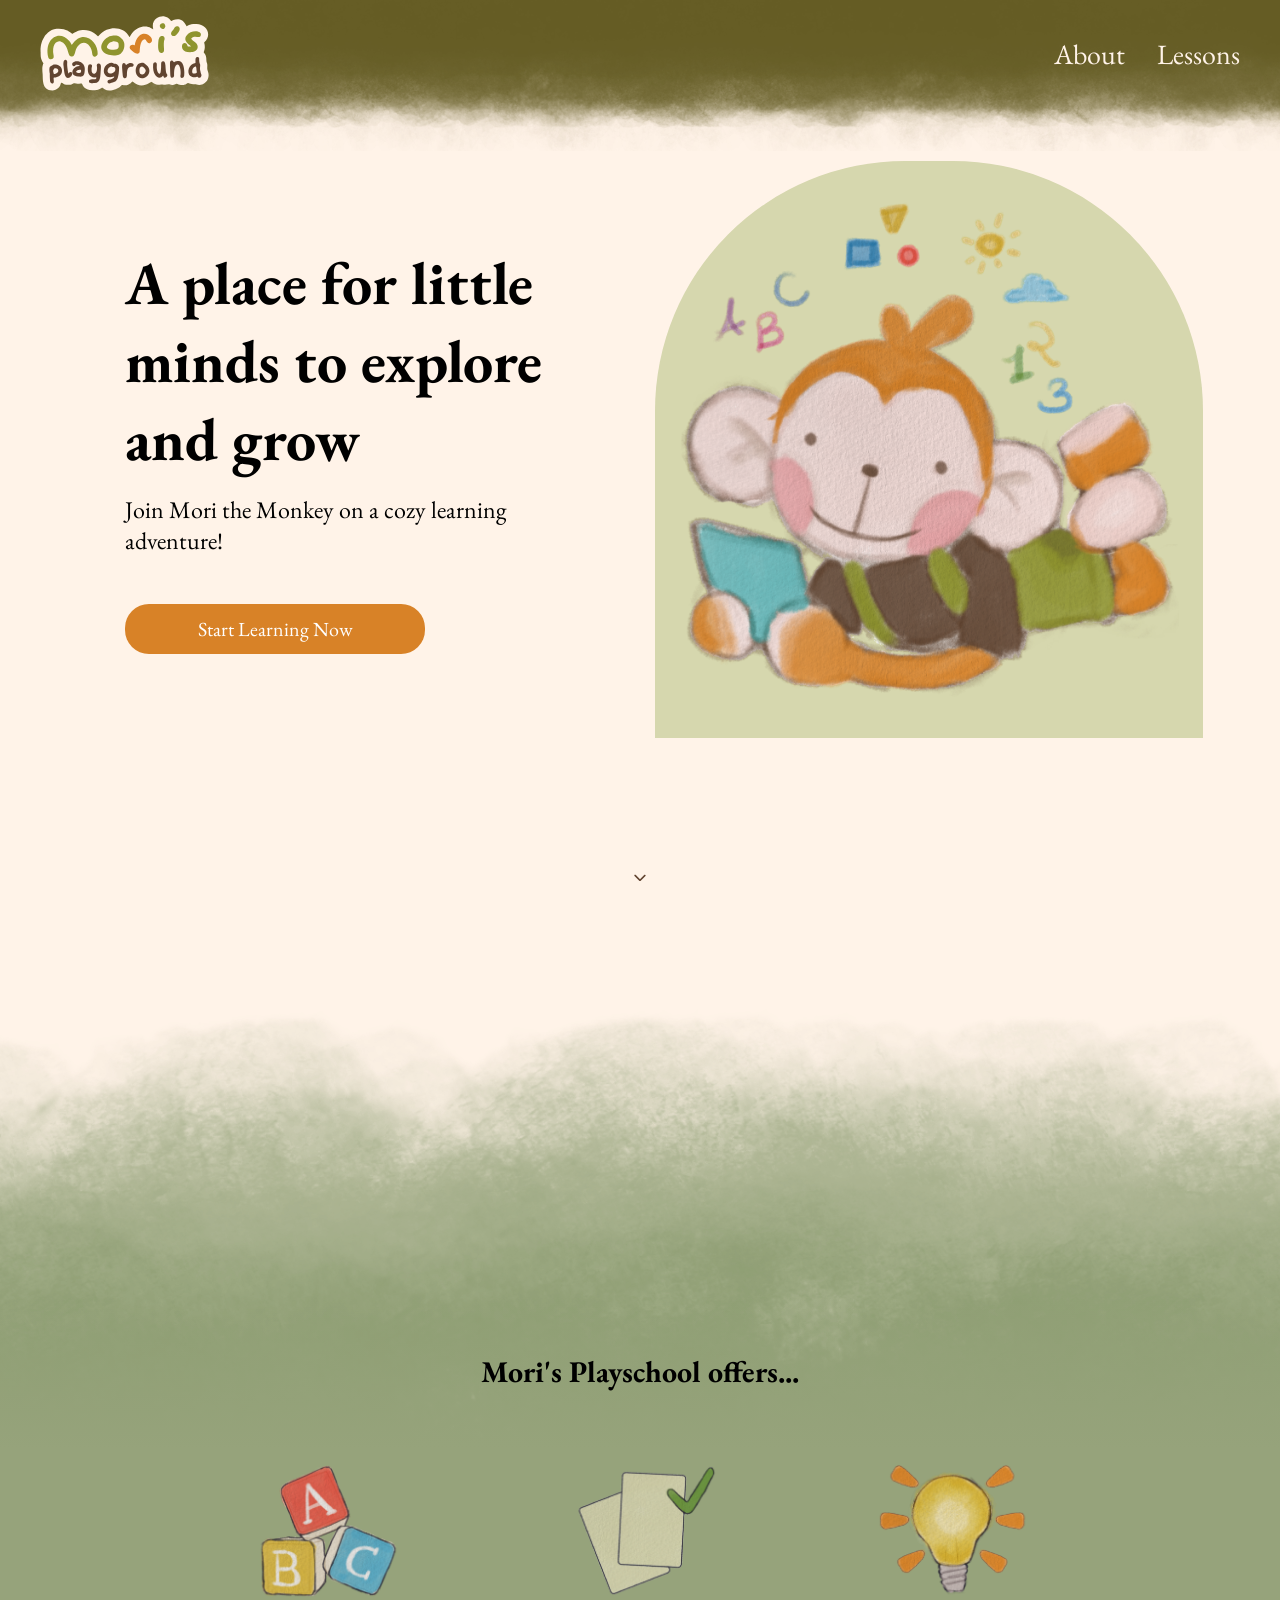
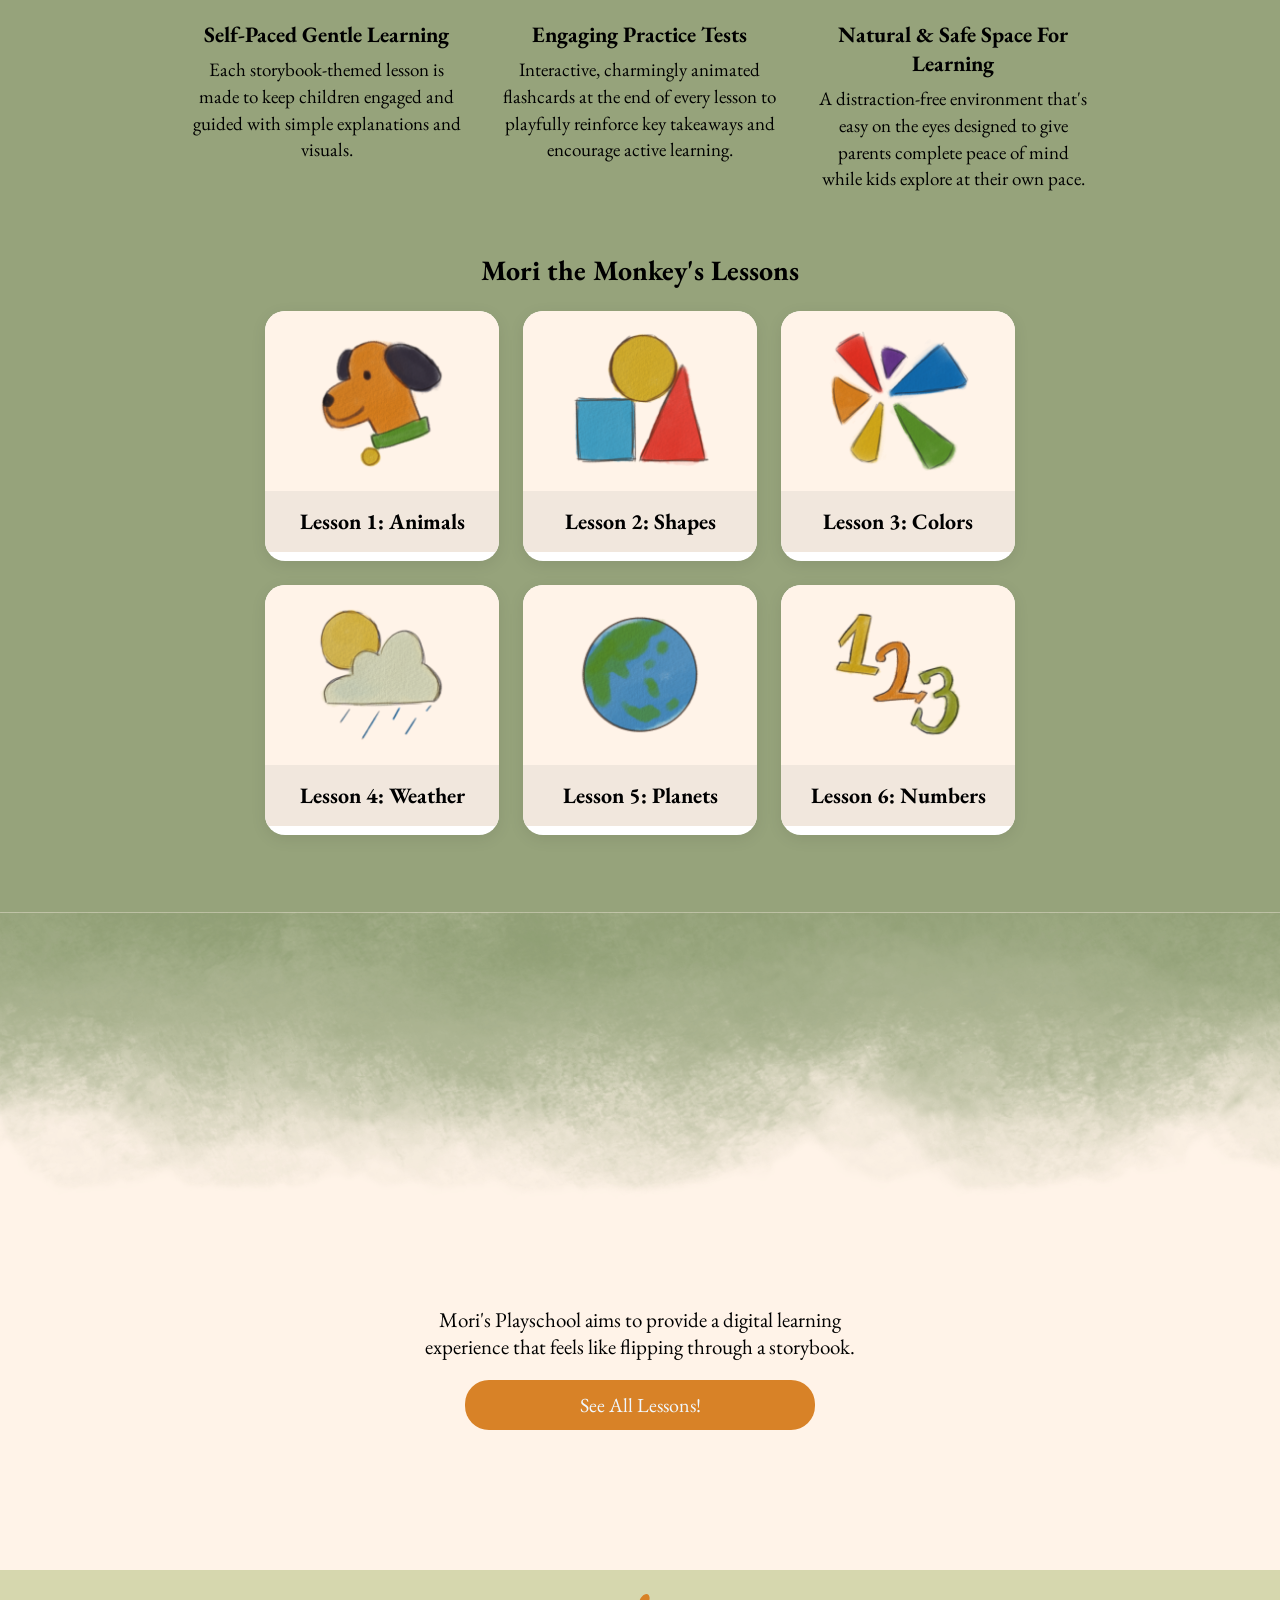
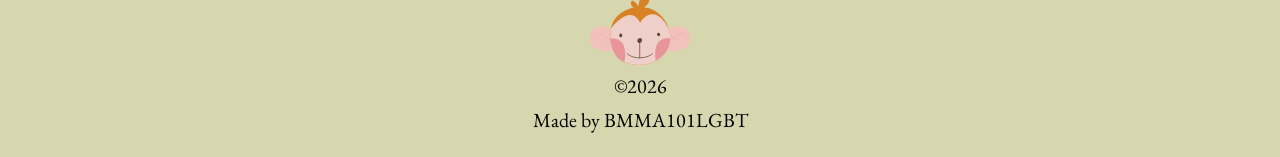
<file: index.html>
<!DOCTYPE html>
<html lang="en">
<head>
    <link rel="stylesheet" href="style.css">
    <link rel="icon" href="media/offer1.png">
    <title>Mori's Playschool</title>
    <meta name="viewport" content="width=device-width, initial-scale=1.0">
</head>

<body>
    <div class="header">
        <a href="index.html"><img src="media/mori_text_logo.svg" alt="Mori's Playschool"></a>

        <div class="nav-links">
            <a href="#previews">About</a>
            <a href="lessons-list.html">Lessons</a>
        </div>

        <button class="menu-button">
            <img id="menu-button-img" src="media/icons/hamburger-icon.svg" alt="">
        </button>
    </div>

    <div class="off-screen-menu">
        <ul>
            <li id="ham-preview-link"><a href="#previews">About</a></li>
            <li><a href="lessons-list.html">Lessons</a></li>
        </ul>
        <script src="hamburger-menu.js"></script>
    </div>
    
    <div class="hero">
        <h1>A place for little minds to explore and grow</h1>

        <p>Join Mori the Monkey on a cozy learning adventure!</p>

        <img src="media/hero-image.png" alt="Mori the Monkey lying on their stomach, tablet in hand, with learning symbols floating over their head.">

        <button class="start-learning-now" onclick="document.location='lessons-list.html'">
            Start Learning Now
        </button>

        <a href="#previews"><button class="down">
            <img src="media/down.svg" alt="Down arrow icon">
        </button></a>
    </div>

    <div id="previews" class="previews">
        <h2>Mori's Playschool offers...</h2>

        <div class="offer-items">
            <div class="offer">
                <img src="media/offer1.png" alt="">

                <h3>Self-Paced Gentle Learning</h3>

                <p>Each storybook-themed lesson is made to keep children engaged and guided with simple explanations and visuals.</p>
            </div>

            <div class="offer">
                <img src="media/offer2.png" alt="">

                <h3>Engaging Practice Tests</h3>

                <p>Interactive, charmingly animated flashcards at the end of every lesson to playfully reinforce key takeaways and encourage active learning.</p>
            </div>

            <div class="offer">
                <img src="media/offer3.png" alt="">

                <h3>Natural &amp; Safe Space For Learning</h3>

                <p>A distraction-free environment that's easy on the eyes designed to give parents complete peace of mind while kids explore at their own pace.</p>
            </div>
        </div>

        <div class="lesson-previews">
            <h2>Mori the Monkey's Lessons</h2>

            <div class="lesson-cards">
                 <a href="lessons-proper-1.html"><div class="lesson-card">
                    <img src="media/lessons/animal.png" alt="Animals">
                    <p>Lesson 1: Animals</p>
                </div></a>

                <a href="lessons-proper-2.html"><div class="lesson-card">
                    <img src="media/lessons/shapes.png" alt="Shapes">
                    <p>Lesson 2: Shapes</p>
                </div></a>

                <a href="lessons-proper-3.html"><div class="lesson-card">
                    <img src="media/lessons/colors.png" alt="Colors">
                    <p>Lesson 3: Colors</p>
                </div></a>

                <a href="lessons-proper-4.html"><div class="lesson-card extra-card">
                    <img src="media/lessons/weather.png" alt="Weather">
                    <p>Lesson 4: Weather</p>
                </div></a>

                <a href="lessons-proper-5.html"><div class="lesson-card extra-card">
                    <img src="media/lessons/planet.png" alt="Planets">
                    <p>Lesson 5: Planets</p>
                </div></a>

                <a href="lessons-proper-6.html"><div class="lesson-card extra-card">
                    <img src="media/lessons/numbers.png" alt="Numbers">
                    <p>Lesson 6: Numbers</p>
                </div></a>
            </div>
        </div>
    </div>

    <div class="background-bottom-edge"></div>

    <div class="cta">
        <p>Mori's Playschool aims to provide a digital learning experience that feels like flipping through a storybook.</p>

        <button class="see-lessons" onclick="document.location='lessons-list.html'">
            See All Lessons!
        </button>
    </div>

    <div class="footer">
        <img src="media/mori_face_logo.svg" alt="Mori's Playschool logo">

        <p>©2026</p>

        <p>Made by BMMA101LGBT</p>
    </div>
</body>
</html>
</file>
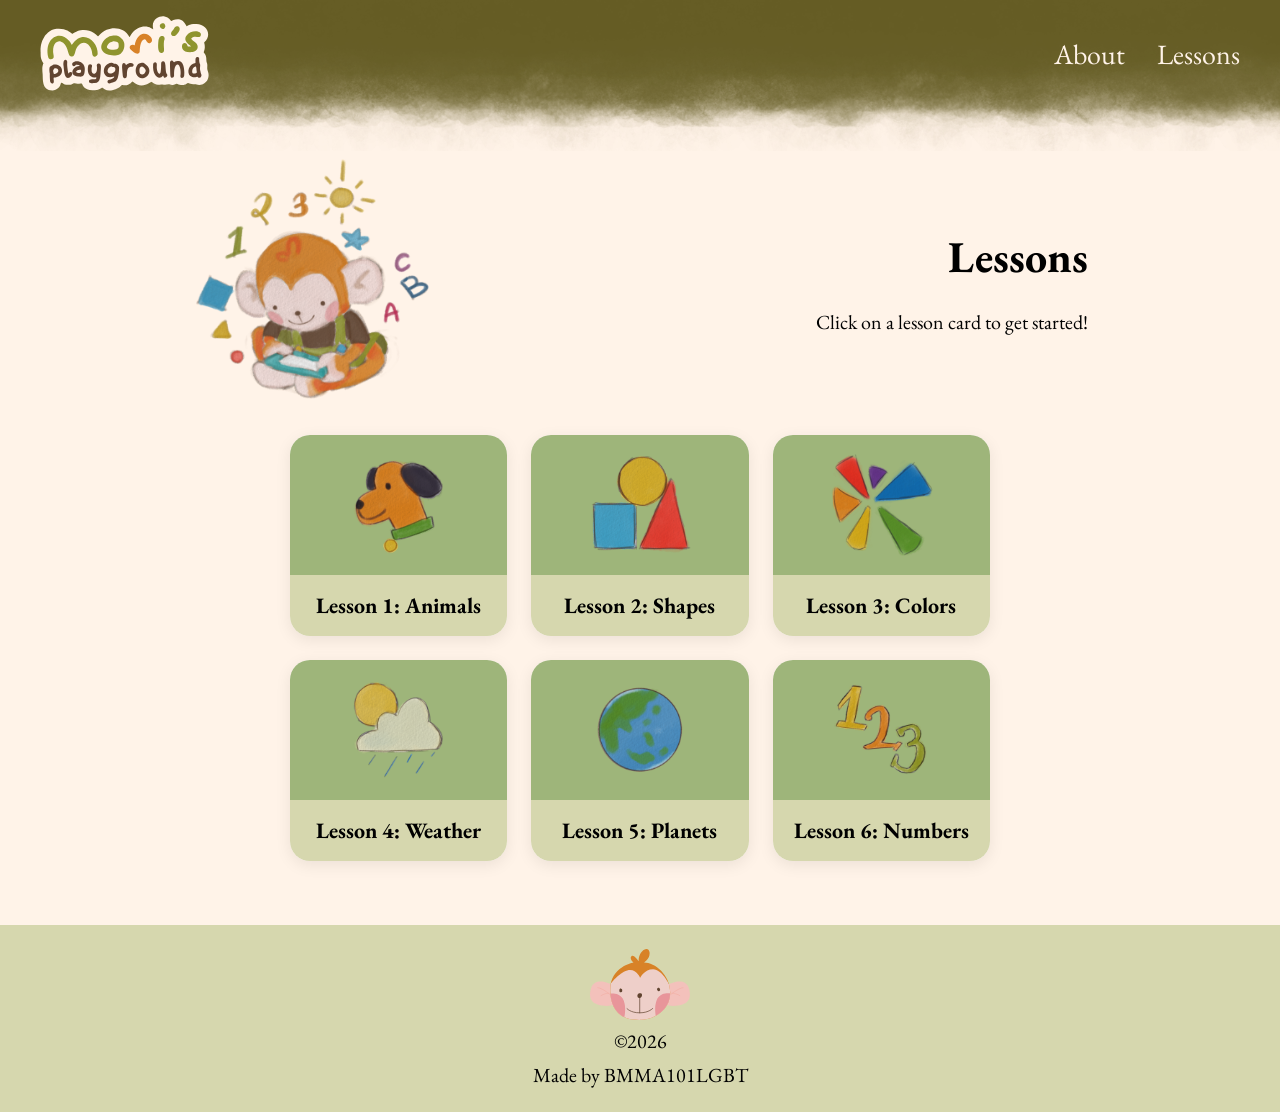
<file: lessons-list.html>
<!DOCTYPE html>
<html lang="en">
<head>
    <link rel="stylesheet" href="style.css">
    <link rel="icon" href="media/offer1.png">
    <title>Lessons</title>
    <meta name="viewport" content="width=device-width, initial-scale=1.0">
</head>

<body>
    <div class="header">
        <a href="index.html"><img src="media/mori_text_logo.svg" alt="Mori's Playschool"></a>

        <div class="nav-links">
            <a href="index.html#previews">About</a>
            <a href="lessons-list.html">Lessons</a>
        </div>

        <button class="menu-button">
            <img id="menu-button-img" src="media/icons/hamburger-icon.svg" alt="">
        </button>
    </div>

    <div class="off-screen-menu">
        <ul>
            <li id="ham-preview-link"><a href="index.html">About</a></li>
            <li><a href="lessons-list.html">Lessons</a></li>
        </ul>
        <script src="hamburger-menu.js"></script>
    </div>

    <div class="lessons-list">
        <img src="media/mori_on_tablet_learning_2_sketch.png" alt="Mori the Monkey sitting down, learning lessons from their tablet.">

            <h1>Lessons</h1>

            <p>Click on a lesson card to get started!</p>

        <div class="lessons-list-cards">

            <a href="lessons-proper-1.html"><div class="lessons-list-card">
                <img src="media/lessons/animal.png" alt="Lesson 1 preview">

                <p>Lesson 1: Animals</p>
            </div></a>

            <a href="lessons-proper-2.html"><div class="lessons-list-card">
                <img src="media/lessons/shapes.png" alt="Lesson 2 preview">

                <p>Lesson 2: Shapes</p>
            </div></a>

            <a href="lessons-proper-3.html"><div class="lessons-list-card">
                <img src="media/lessons/colors.png" alt="Lesson 3 preview">

                <p>Lesson 3: Colors</p>
            </div></a>

            <a href="lessons-proper-4.html"><div class="lessons-list-card">
                <img src="media/lessons/weather.png" alt="Lesson 4 preview">

                <p>Lesson 4: Weather</p>
            </div></a>

            <a href="lessons-proper-5.html"><div class="lessons-list-card">
                <img src="media/lessons/planet.png" alt="Lesson 5 preview">

                <p>Lesson 5: Planets</p>
            </div></a>

            <a href="lessons-proper-6.html"><div class="lessons-list-card">
                <img src="media/lessons/numbers.png" alt="Lesson 6 preview">

                <p>Lesson 6: Numbers</p>
            </div></a>
        </div>
    </div>

    <div class="footer">
        <img src="media/mori_face_logo.svg" alt="Mori's Playschool logo">

        <p>©2026</p>

        <p>Made by BMMA101LGBT</p>
    </div>
</body>
</html>
</file>
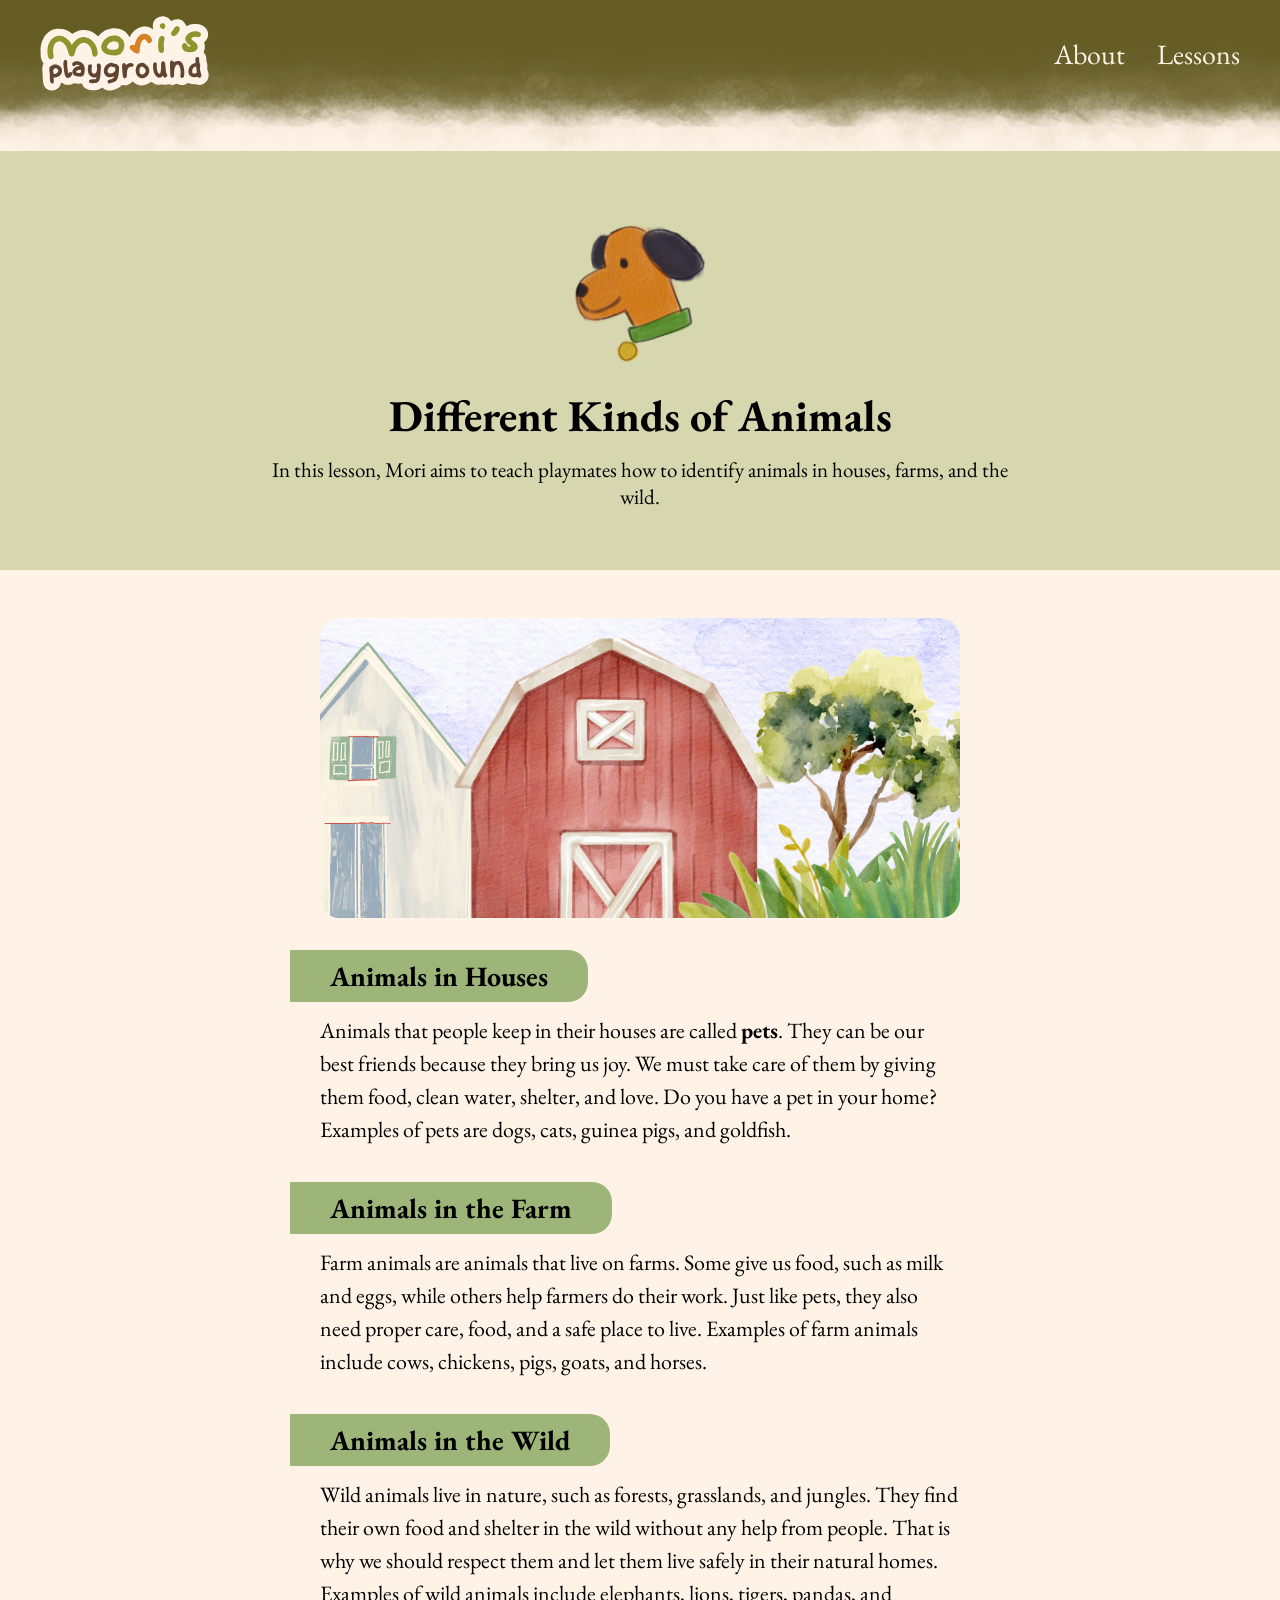
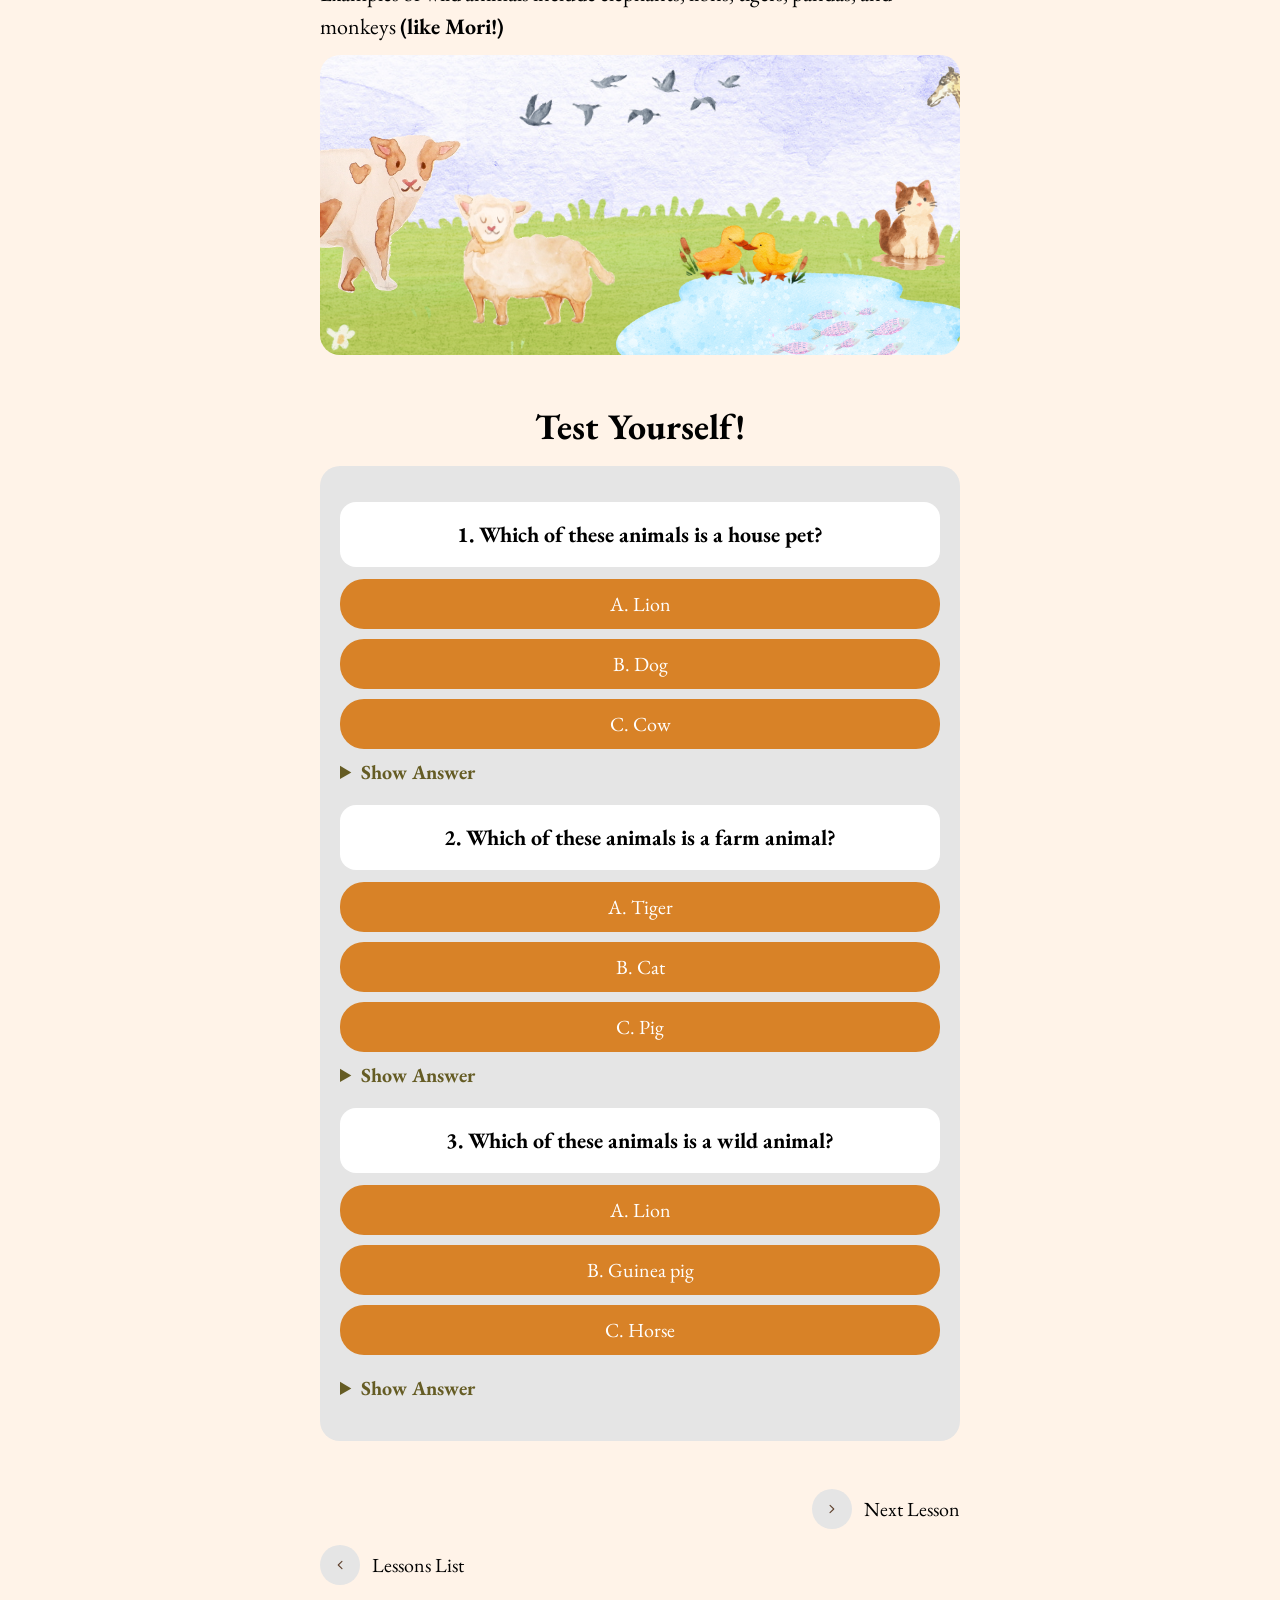
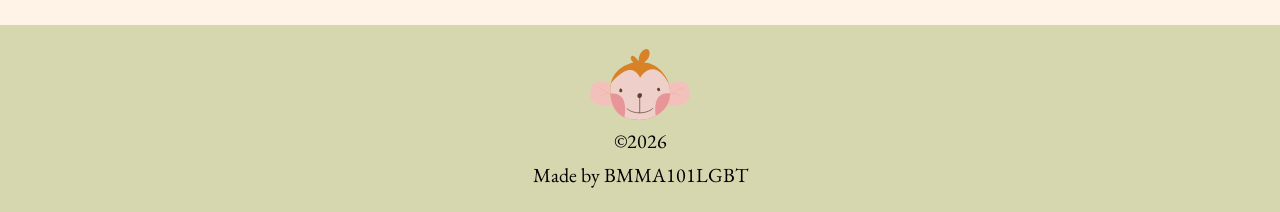
<file: lessons-proper-1.html>
<!DOCTYPE html>
<html lang="en">
<head>
    <link rel="stylesheet" href="style.css">
    <link rel="icon" href="media/lessons/animal.png">
    <title>Lesson 1: Animals</title>
    <meta name="viewport" content="width=device-width, initial-scale=1.0">
</head>

<body>
    <div class="header">
        <a href="index.html"><img src="media/mori_text_logo.svg" alt="Mori's Playschool"></a>

        <div class="nav-links">
            <a href="index.html#previews">About</a>
            <a href="lessons-list.html">Lessons</a>
        </div>

        <button class="menu-button">
            <img id="menu-button-img" src="media/icons/hamburger-icon.svg" alt="">
        </button>
    </div>

    <div class="off-screen-menu">
        <ul>
            <li id="ham-preview-link"><a href="index.html">About</a></li>
            <li><a href="lessons-list.html">Lessons</a></li>
        </ul>
        <script src="hamburger-menu.js"></script>
    </div>

    <div class="lesson-intro-card">
        <img src="media/lessons/animal.png" alt="">

        <h1>Different Kinds of Animals</h1>

        <p>In this lesson, Mori aims to teach playmates how to identify animals in houses, farms, and the wild.</p>
    </div>

    <div class="lesson-and-quiz">
        <img src="media/lesson-1-image-1.png" alt="">

        <h2>Animals in Houses</h2>

        <p>Animals that people keep in their houses are called <strong>pets</strong>. They can be our best friends because they bring us joy. We must take care of them by giving them food, clean water, shelter, and love. Do you have a pet in your home? Examples of pets are dogs, cats, guinea pigs, and goldfish.</p>

        <h2>Animals in the Farm</h2>

        <p>Farm animals are animals that live on farms. Some give us food, such as milk and eggs, while others help farmers do their work. Just like pets, they also need proper care, food, and a safe place to live. Examples of farm animals include cows, chickens, pigs, goats, and horses.</p>

        <h2>Animals in the Wild</h2>

        <p>Wild animals live in nature, such as forests, grasslands, and jungles. They find their own food and shelter in the wild without any help from people. That is why we should respect them and let them live safely in their natural homes. Examples of wild animals include elephants, lions, tigers, pandas, and monkeys <strong>(like Mori!)</strong></p>

        <img src="media/lesson-1-image-2.png" alt="">

        <h2 class="test-title">Test Yourself!</h2>

        <div class="test">
            <div class="question">
                <p>1. Which of these animals is a house pet?</p>
            </div>

            <div class="answer-options">
                <button class="wrong-answer">A. Lion</button>

                <button class="correct-answer">B. Dog</button>

                <button class="wrong-answer">C. Cow</button>
            </div>

            <details class="answer">
                <summary>Show Answer</summary>
                <div class="shown-answer">
                <p><strong>Correct answer: B. Dog</strong></p>
                <p>Dogs are common house pets, They can live with people and be their companions.</p>
                </div>
            </details>

            <div class="question">
                <p>2. Which of these animals is a farm animal?</p>
            </div>

            <div class="answer-options">
                <button class="wrong-answer">A. Tiger</button>

                <button class="wrong-answer">B. Cat</button>

                <button class="correct-answer">C. Pig</button>
            </div>

            <details class="answer">
                <summary>Show Answer</summary>
                <div class="shown-answer">
                <p><strong>Correct answer: C. Pig</strong></p>
                <p>Pigs are often raised in farms. They love exploring and digging with their snouts.</p>
                </div>
            </details>

            <div class="question">
                <p>3. Which of these animals is a wild animal?</p>
            </div>

            <div class="answer-options">
                <button class="correct-answer">A. Lion</button>

                <button class="wrong-answer">B. Guinea pig</button>

                <button class="wrong-answer">C. Horse</button>

            <details class="answer">
                <summary>Show Answer</summary>
                <div class="shown-answer">
                <p><strong>Correct answer: A. Lion</strong></p>
                <p>Lions are wild animals that live in grasslands and savannas. They are known for their strength and loud roars.</p>
                </div>
            </details>
            </div>
        </div>
    </div>

    <div class="lesson-navigation">

        <div class="next-lesson">
            <p>Next Lesson</p>
            <button class="next" onclick="document.location='lessons-proper-2.html'">
                <img src="media/down.svg">
            </button>
        </div>

        <div class="previous-lesson">
            <p>Lessons List</p>
            <button class="previous" onclick="document.location='lessons-list.html'">
                <img src="media/down.svg">
            </button>
        </div>
    </div>

    <div class="footer">
        <img src="media/mori_face_logo.svg" alt="Mori's Playschool logo">

        <p>©2026</p>

        <p>Made by BMMA101LGBT</p>
    </div>
</body>
</html>
</file>
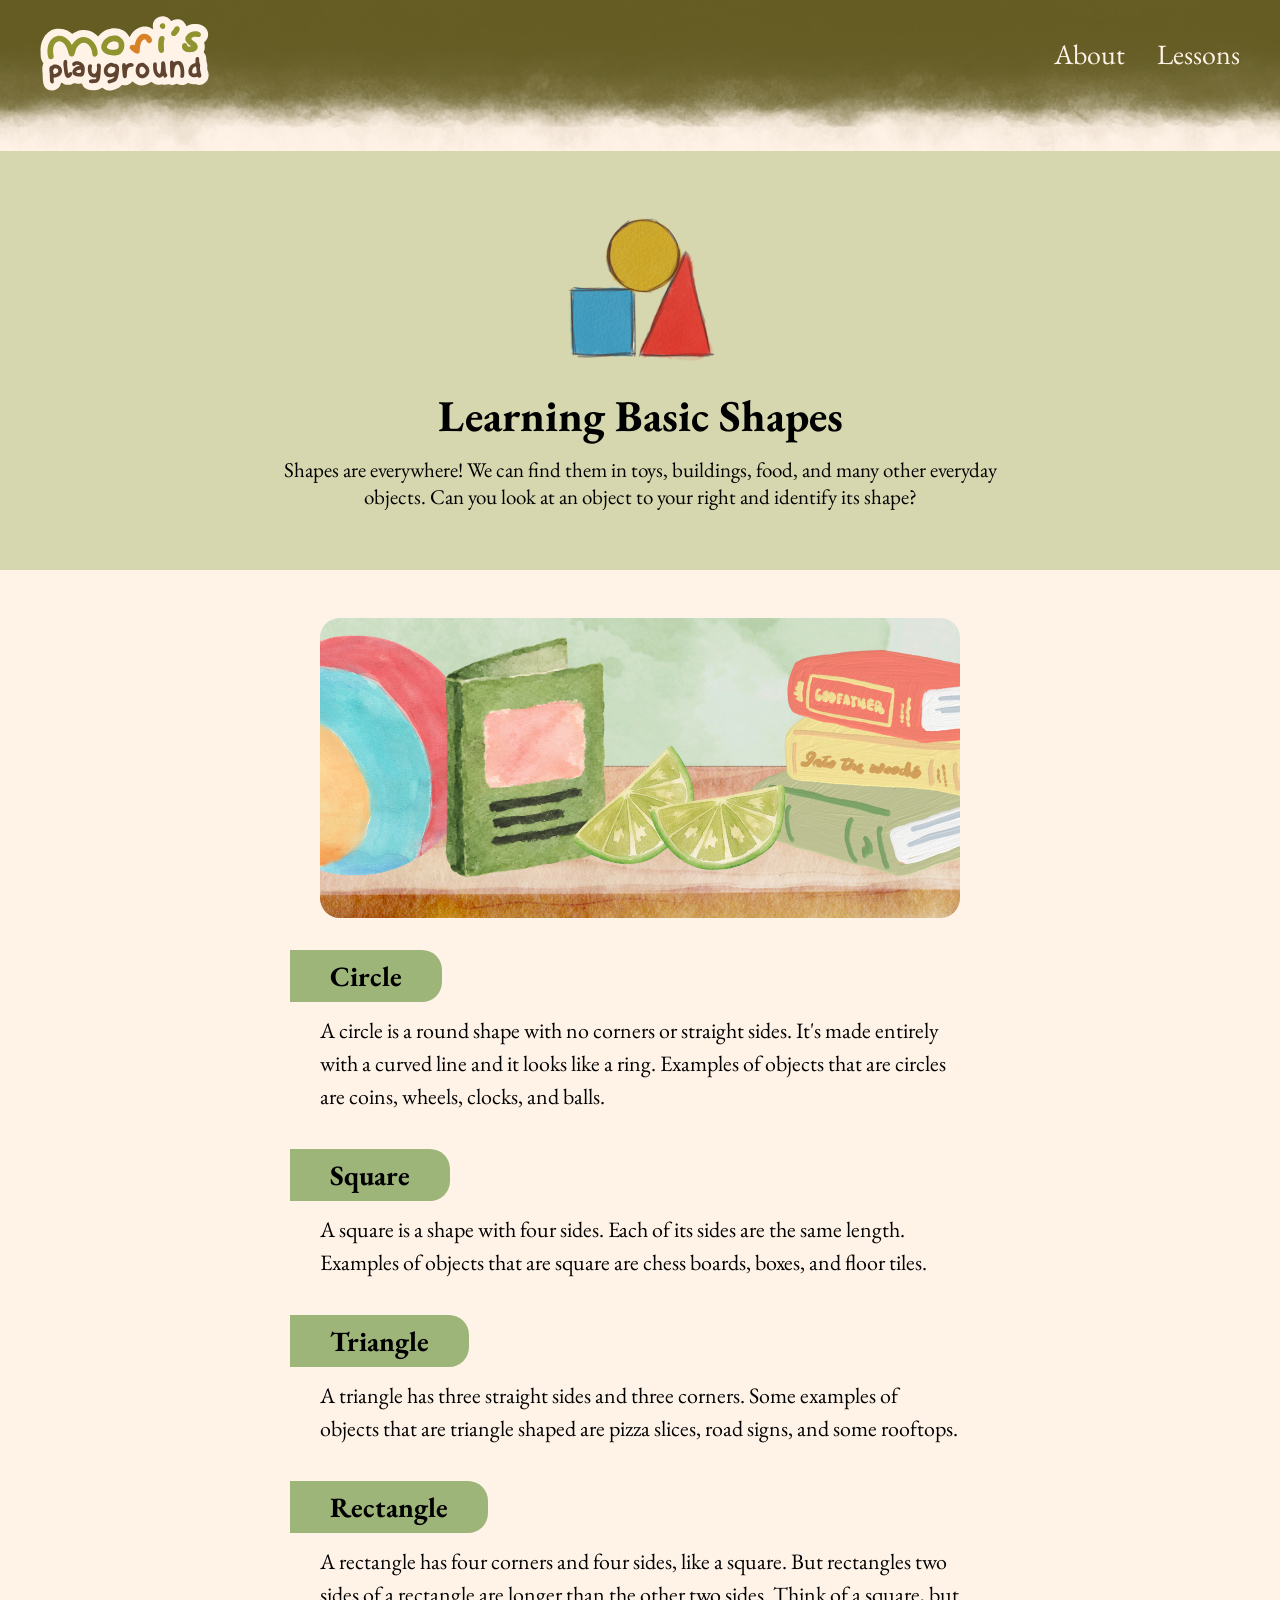
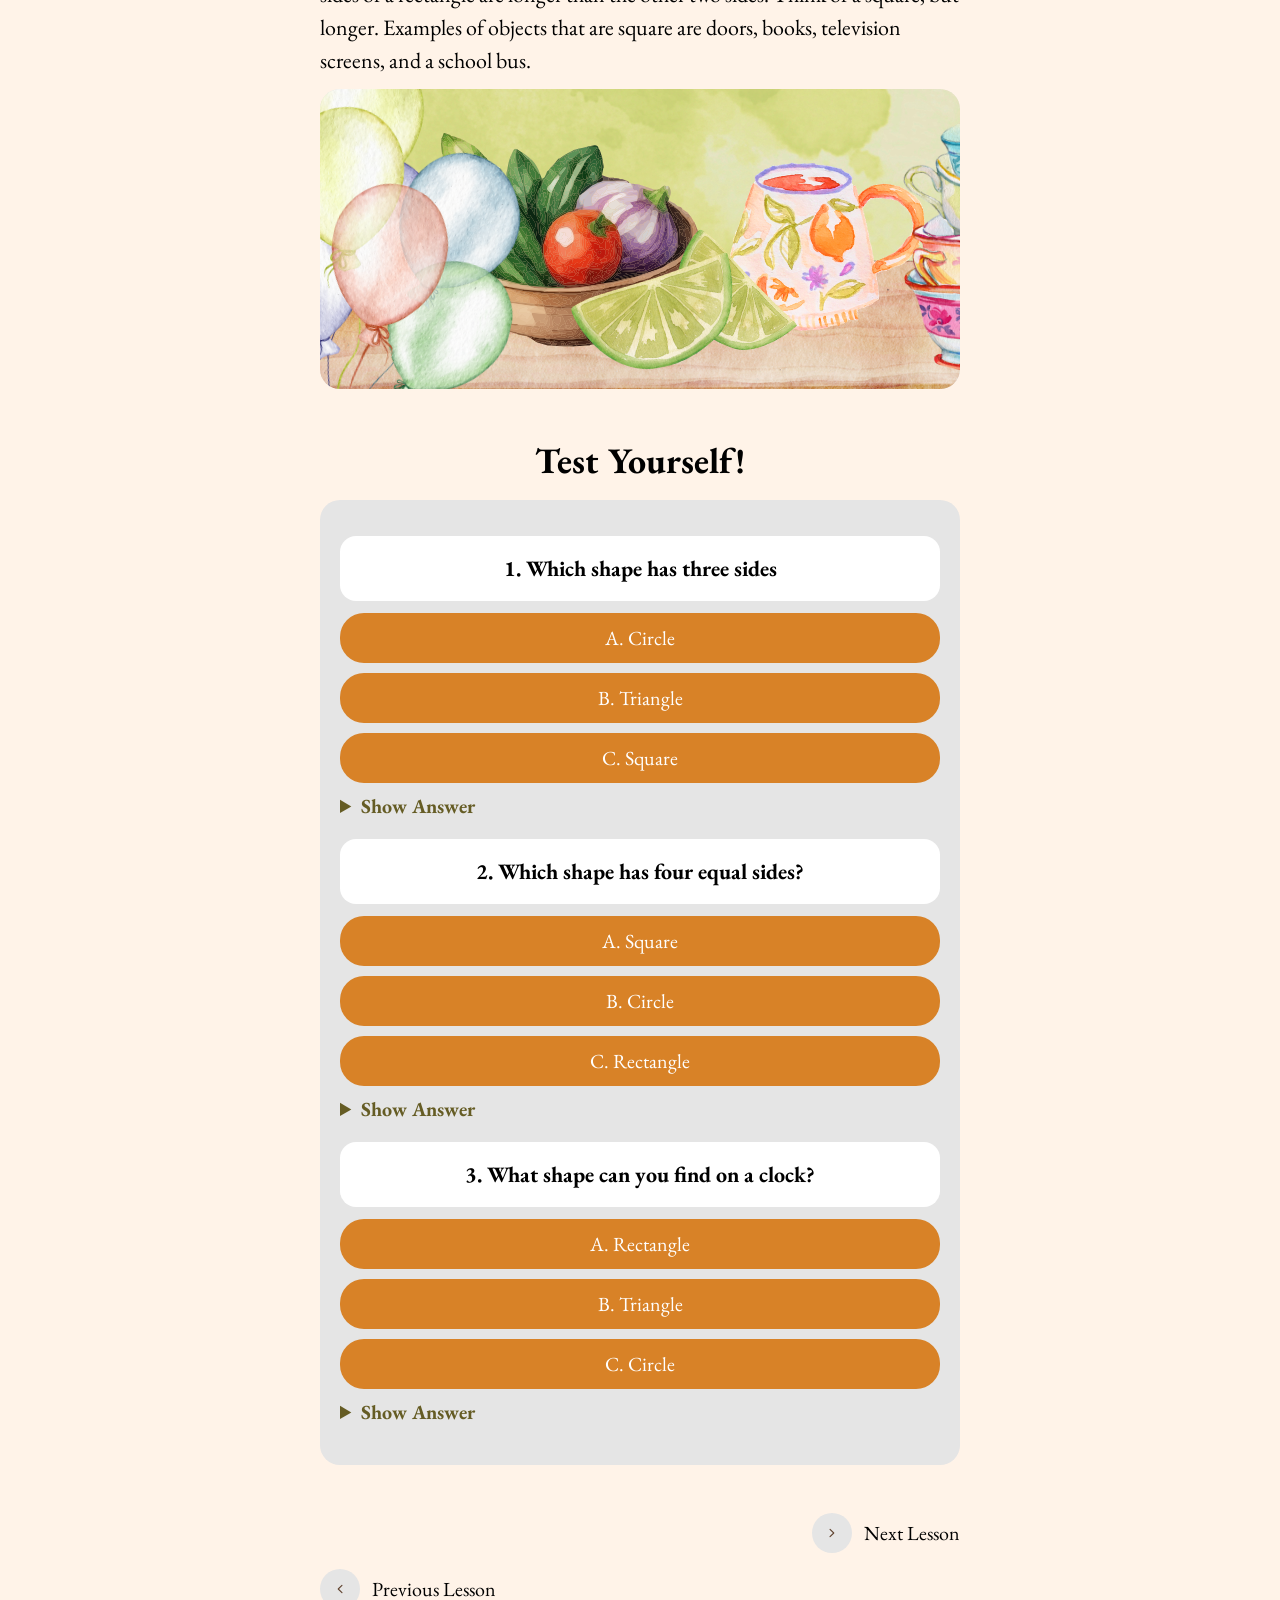
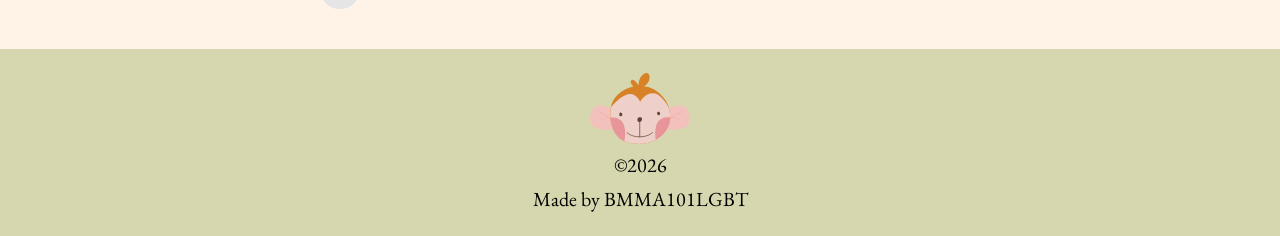
<file: lessons-proper-2.html>
<!DOCTYPE html>
<html lang="en">
<head>
    <link rel="stylesheet" href="style.css">
    <link rel="icon" href="media/lessons/shapes.png">
    <title>Lesson 2: Shapes</title>
    <meta name="viewport" content="width=device-width, initial-scale=1.0">
</head>

<body>
    <div class="header">
        <a href="index.html"><img src="media/mori_text_logo.svg" alt="Mori's Playschool"></a>

        <div class="nav-links">
            <a href="index.html#previews">About</a>
            <a href="lessons-list.html">Lessons</a>
        </div>

        <button class="menu-button">
            <img id="menu-button-img" src="media/icons/hamburger-icon.svg" alt="">
        </button>
    </div>

    <div class="off-screen-menu">
        <ul>
            <li id="ham-preview-link"><a href="index.html">About</a></li>
            <li><a href="lessons-list.html">Lessons</a></li>
        </ul>
        <script src="hamburger-menu.js"></script>
    </div>

    <div class="lesson-intro-card">
        <img src="media/lessons/shapes.png" alt="">

        <h1>Learning Basic Shapes</h1>

        <p>Shapes are everywhere! We can find them in toys, buildings, food, and many other everyday objects. Can you look at an object to your right and identify its shape?</p>
    </div>

    <div class="lesson-and-quiz">
        <img src="media/lesson-2-image-1.png" alt="">

        <h2>Circle</h2>

        <p>A circle is a round shape with no corners or straight sides. It's made entirely with a curved line and it looks like a ring. Examples of objects that are circles are coins, wheels, clocks, and balls.</p>

        <h2>Square</h2>

        <p>A square is a shape with four sides. Each of its sides are the same length. Examples of objects that are square are chess boards, boxes, and floor tiles.</p>

        <h2>Triangle</h2>

        <p>A triangle has three straight sides and three corners. Some examples of objects that are triangle shaped are pizza slices, road signs, and some rooftops.</p>

        <h2>Rectangle</h2>

        <p>A rectangle has four corners and four sides, like a square. But rectangles two sides of a rectangle are longer than the other two sides. Think of a square, but longer. Examples of objects that are square are doors, books, television screens, and a school bus.</p>

        <img src="media/lesson-2-image-2.png" alt="">

        <h2 class="test-title">Test Yourself!</h2>

        <div class="test">
            <div class="question">
                <p>1. Which shape has three sides</p>
            </div>

            <div class="answer-options">
                <button class="wrong-answer">A. Circle</button>

                <button class="correct-answer">B. Triangle</button>

                <button class="wrong-answer">C. Square</button>
            </div>

            <details class="answer">
                <summary>Show Answer</summary>
                <div class="shown-answer">
                <p><strong>Correct answer: B. Triangle</strong></p>
                <p>A triangle has three straight sides and three corners. Some examples of objects that are triangle shaped are pizza slices, road signs, and some rooftops.</p>
                </div>
            </details>

            <div class="question">
                <p>2. Which shape has four <strong>equal</strong> sides?</p>
            </div>

            <div class="answer-options">
                <button class="correct-answer">A. Square</button>
                
                <button class="wrong-answer">B. Circle</button>
                
                <button class="wrong-answer">C. Rectangle</button>
            </div>

            <details class="answer">
                <summary>Show Answer</summary>
                <div class="shown-answer">
                <p><strong>Correct answer: A. Square</strong></p>
                <p>A square is a shape with four sides. Each of its sides are the same length. Examples of objects that are square are chess boards, boxes, and floor tiles.</p>
                </div>
            </details>

            <div class="question">
                <p>3. What shape can you find on a clock?</p>
            </div>

            <div class="answer-options">
                <button class="wrong-answer">A. Rectangle</button>
                
                <button class="wrong-answer">B. Triangle</button>
                
                <button class="correct-answer">C. Circle</button>
            </div>

            <details class="answer">
                <summary>Show Answer</summary>
                <div class="shown-answer">
                <p><strong>Correct answer: C. Circle</strong></p>
                <p>A circle is a round shape with no corners or straight sides. It's made entirely with a curved line and it looks like a ring. Examples of objects that are circles are coins, wheels, clocks, and balls.</p>
                </div>
            </details>
        </div>
    </div>

    <div class="lesson-navigation">

        <div class="next-lesson">
            <p>Next Lesson</p>
            <button class="next" onclick="document.location='lessons-proper-3.html'">
                <img src="media/down.svg">
            </button>
        </div>

        <div class="previous-lesson">
            <p>Previous Lesson</p>
            <button class="previous" onclick="document.location='lessons-proper-1.html'">
                <img src="media/down.svg">
            </button>
        </div>
    </div>

    <div class="footer">
        <img src="media/mori_face_logo.svg" alt="Mori's Playschool logo">

        <p>©2026</p>

        <p>Made by BMMA101LGBT</p>
    </div>
</body>
</html>
</file>
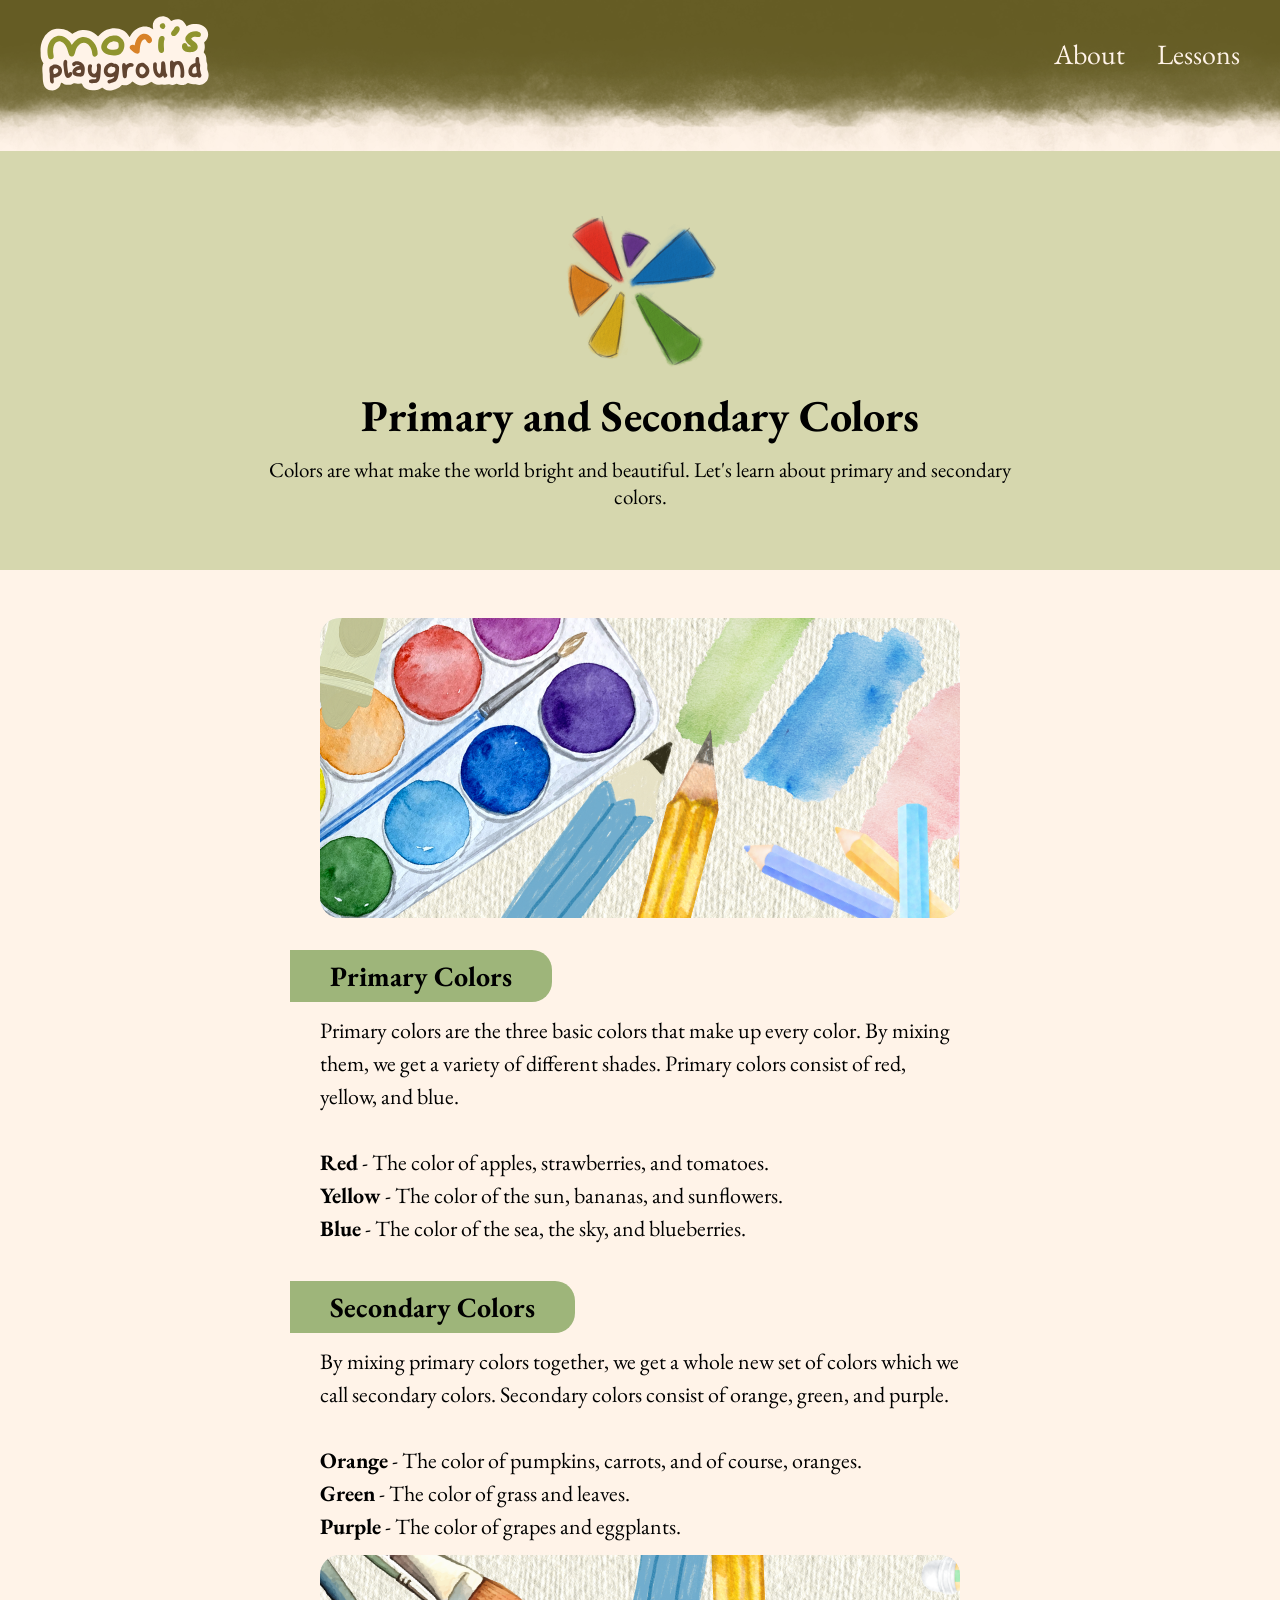
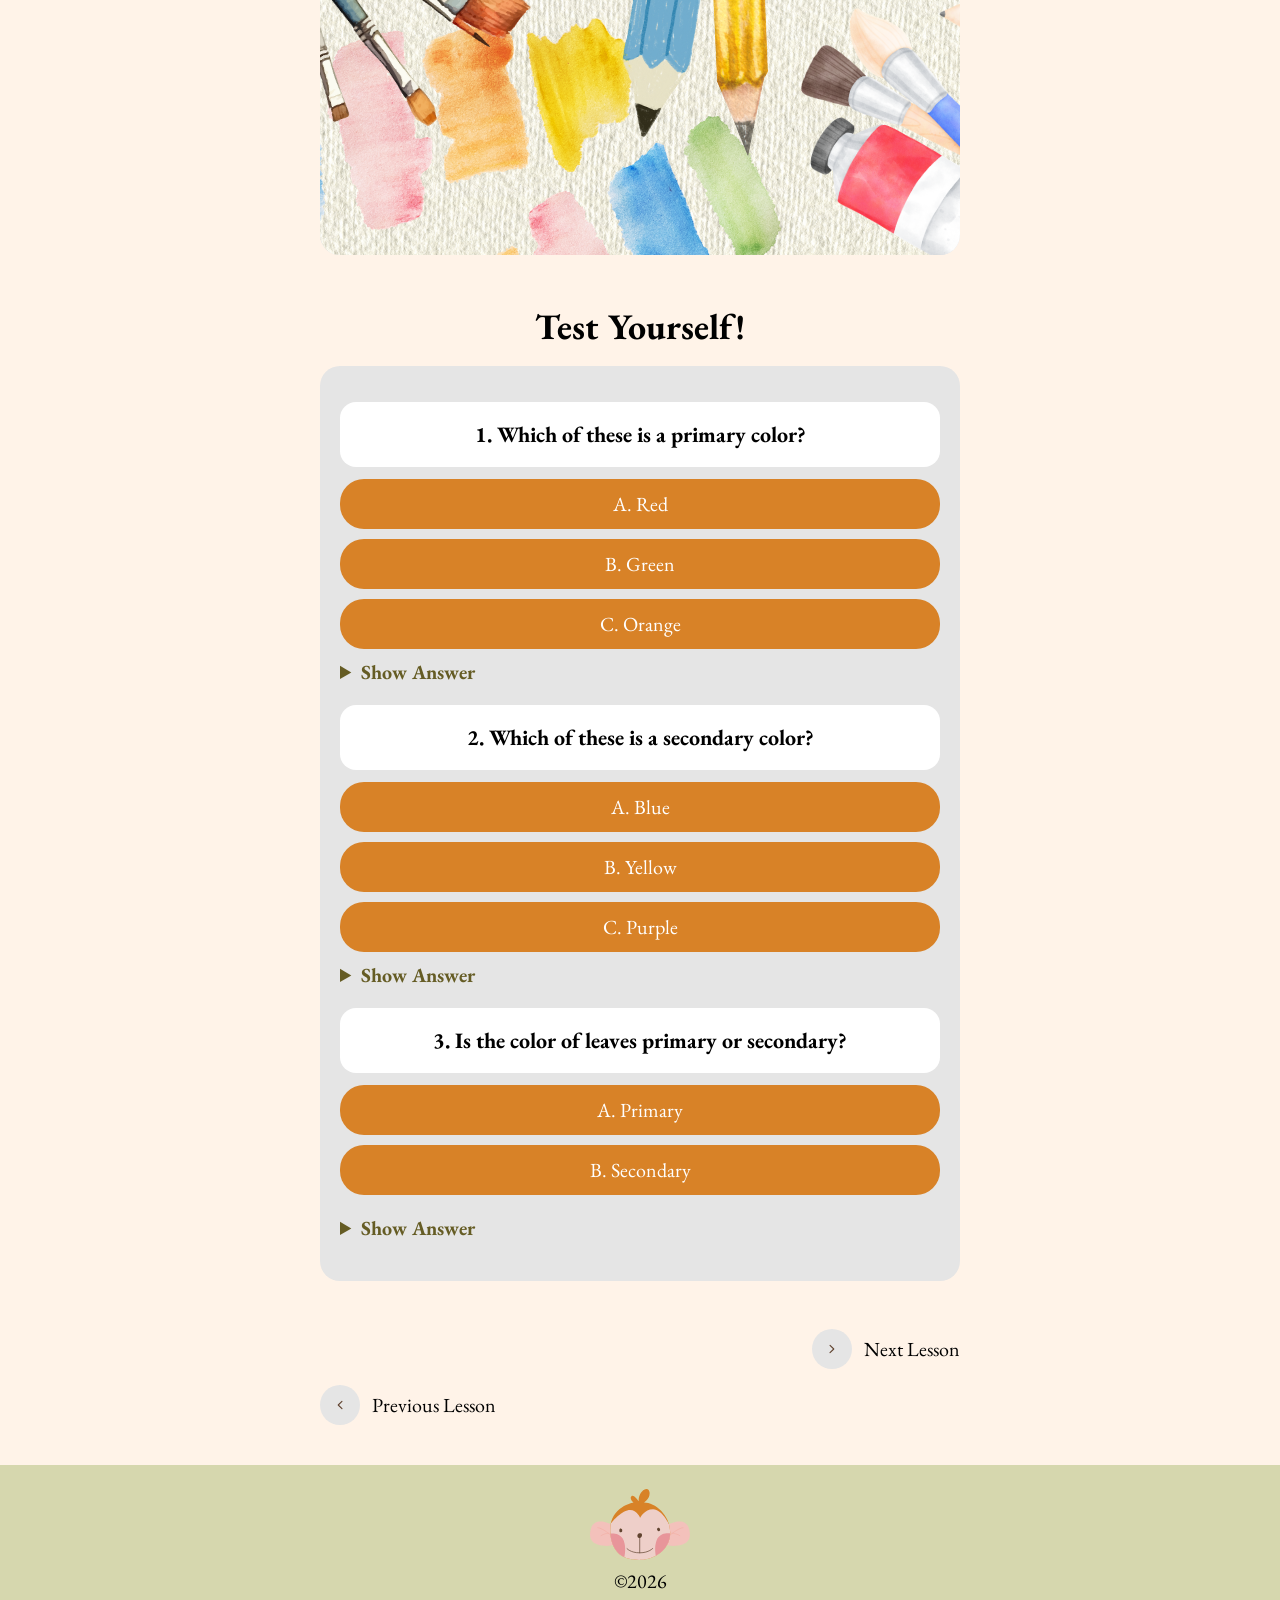
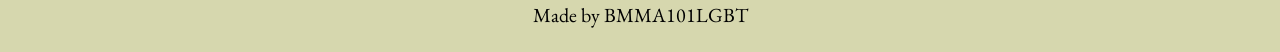
<file: lessons-proper-3.html>
<!DOCTYPE html>
<html lang="en">
<head>
    <link rel="stylesheet" href="style.css">
    <link rel="icon" href="media/lessons/colors.png">
    <title>Lesson 3: Colors</title>
    <meta name="viewport" content="width=device-width, initial-scale=1.0">
</head>

<body>
    <div class="header">
        <a href="index.html"><img src="media/mori_text_logo.svg" alt="Mori's Playschool"></a>

        <div class="nav-links">
            <a href="index.html#previews">About</a>
            <a href="lessons-list.html">Lessons</a>
        </div>

        <button class="menu-button">
            <img id="menu-button-img" src="media/icons/hamburger-icon.svg" alt="">
        </button>
    </div>

    <div class="off-screen-menu">
        <ul>
            <li id="ham-preview-link"><a href="index.html">About</a></li>
            <li><a href="lessons-list.html">Lessons</a></li>
        </ul>
        <script src="hamburger-menu.js"></script>
    </div>

    <div class="lesson-intro-card">
        <img src="media/lessons/colors.png" alt="">

        <h1>Primary and Secondary Colors</h1>

        <p>Colors are what make the world bright and beautiful. Let's learn about primary and secondary colors.</p>
    </div>

    <div class="lesson-and-quiz">
        <img src="media/lesson-3-image-1.png" alt="">

        <h2>Primary Colors</h2>

        <p>Primary colors are the three basic colors that make up every color. By mixing them, we get a variety of different shades. Primary colors consist of red, yellow, and blue.<br><br><strong>Red</strong> - The color of apples, strawberries, and tomatoes.<br><strong>Yellow</strong> - The color of the sun, bananas, and sunflowers.<br><strong>Blue</strong> - The color of the sea, the sky, and blueberries.
        </p>

        <h2>Secondary Colors</h2>

        <p>By mixing primary colors together, we get a whole new set of colors which we call secondary colors. Secondary colors consist of orange, green, and purple.<br><br><strong>Orange</strong> - The color of pumpkins, carrots, and of course, oranges.<br><strong>Green</strong> - The color of grass and leaves.<br><strong>Purple</strong> - The color of grapes and eggplants.</p>

        <img src="media/lesson-3-image-2.png" alt="">

        <h2 class="test-title">Test Yourself!</h2>

        <div class="test">
            <div class="question">
                <p>1. Which of these is a primary color?</p>
            </div>

            <div class="answer-options">
                <button class="correct-answer">A. Red</button>
                
                <button class="wrong-answer">B. Green</button>
                
                <button class="wrong-answer">C. Orange</button>
            </div>

            <details class="answer">
                <summary>Show Answer</summary>
                <div class="shown-answer">
                <p><strong>Correct answer: A. Red</strong></p>
                <p>Red is a primary color and is the color of apples, strawberries, and tomatoes.</p>
                </div>
            </details>

            <div class="question">
                <p>2. Which of these is a secondary color?</p>
            </div>

            <div class="answer-options">
                <button class="wrong-answer">A. Blue</button>
                
                <button class="wrong-answer">B. Yellow</button>
                
                <button class="correct-answer">C. Purple</button>
            </div>

            <details class="answer">
                <summary>Show Answer</summary>
                <div class="shown-answer">
                <p><strong>Correct answer: C. Purple</strong></p>
                <p>Purple is a secondary color and is the color of grapes and eggplants.</p>
                </div>
            </details>

            <div class="question">
                <p>3. Is the color of leaves primary or secondary?</p>
            </div>

            <div class="answer-options">
                <button class="wrong-answer">A. Primary</button>

                <button class="correct-answer">B. Secondary</button>

            <details class="answer">
                <summary>Show Answer</summary>
                <div class="shown-answer"></div>
                <p><strong>Correct answer: B. Secondary</strong></p>
                <p>Leaves are green, which is a secondary color.</p>
                </div>
            </details>
            </div>
        </div>
    </div>

    <div class="lesson-navigation">

        <div class="next-lesson">
            <p>Next Lesson</p>
            <button class="next" onclick="document.location='lessons-proper-4.html'">
                <img src="media/down.svg">
            </button>
        </div>

        <div class="previous-lesson">
            <p>Previous Lesson</p>
            <button class="previous" onclick="document.location='lessons-proper-2.html'">
                <img src="media/down.svg">
            </button>
        </div>
    </div>

    <div class="footer">
        <img src="media/mori_face_logo.svg" alt="Mori's Playschool logo">

        <p>©2026</p>

        <p>Made by BMMA101LGBT</p>
    </div>
</body>
</html>
</file>
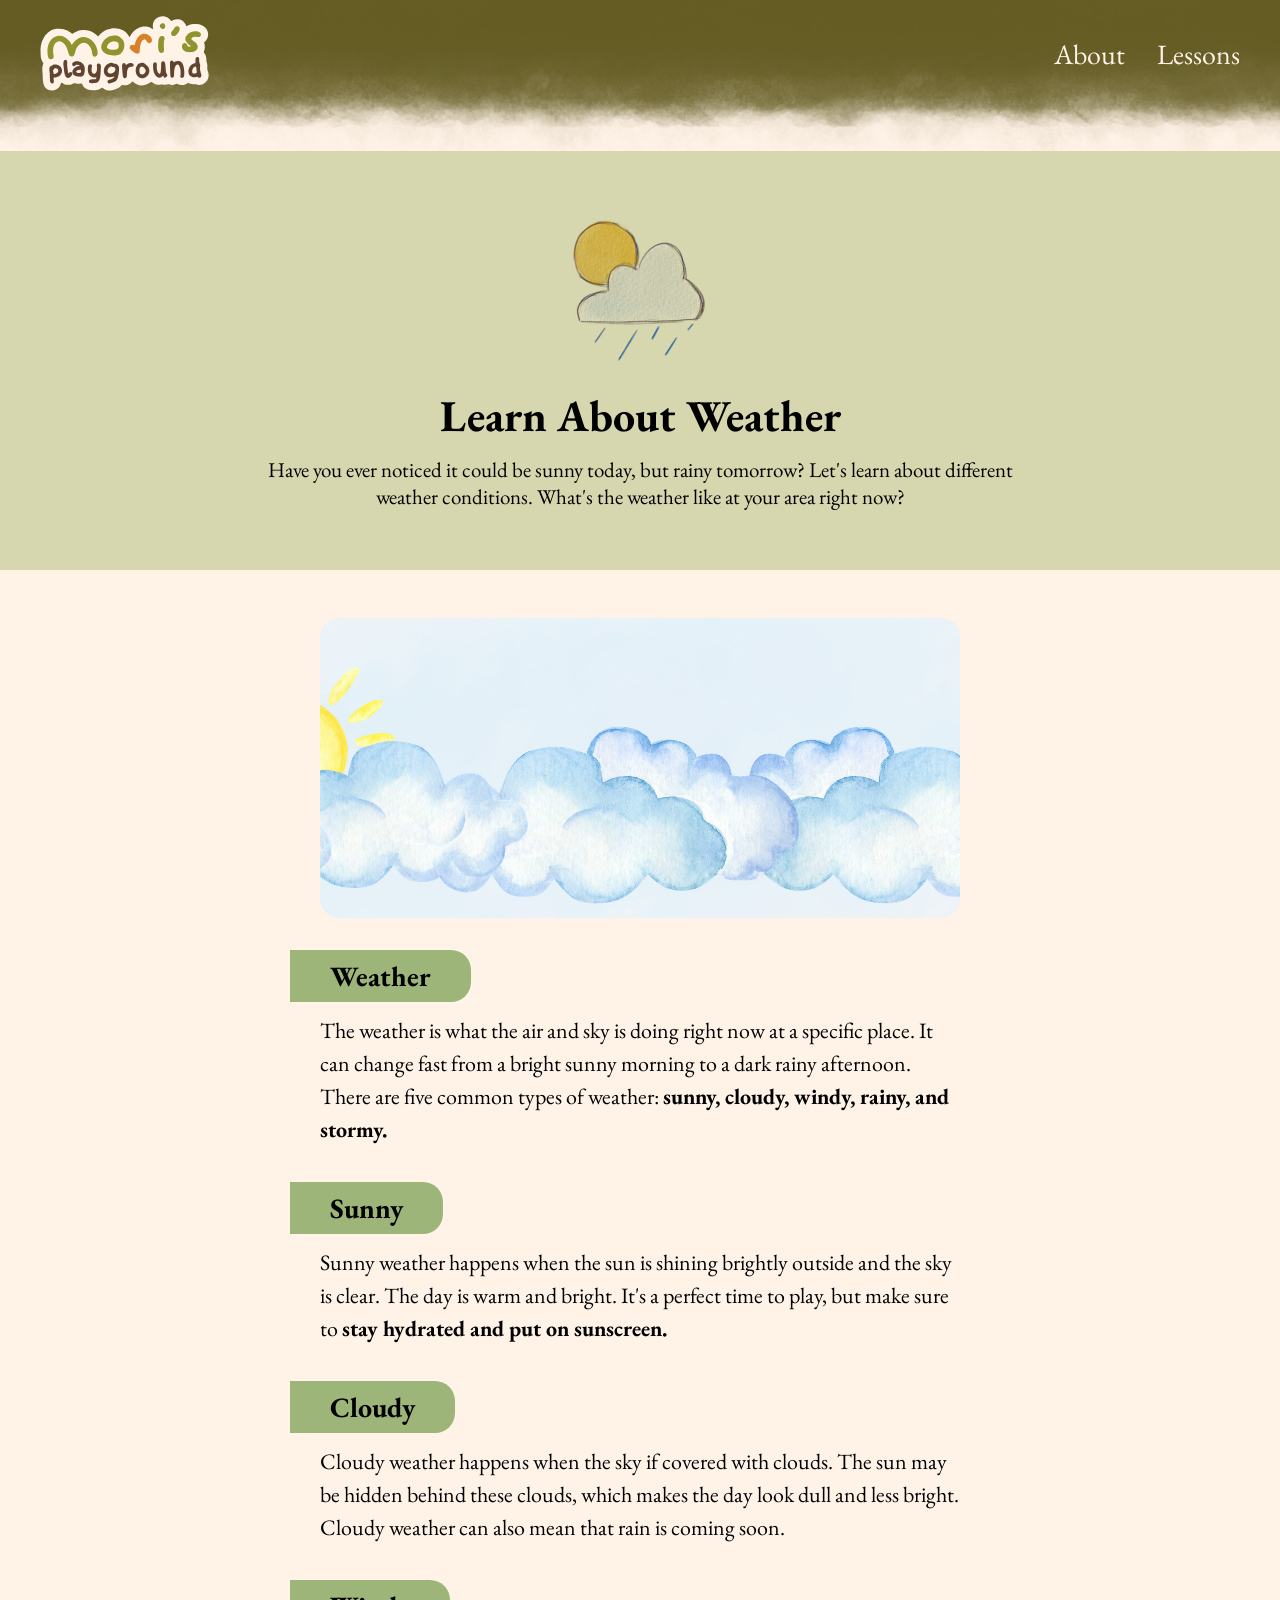
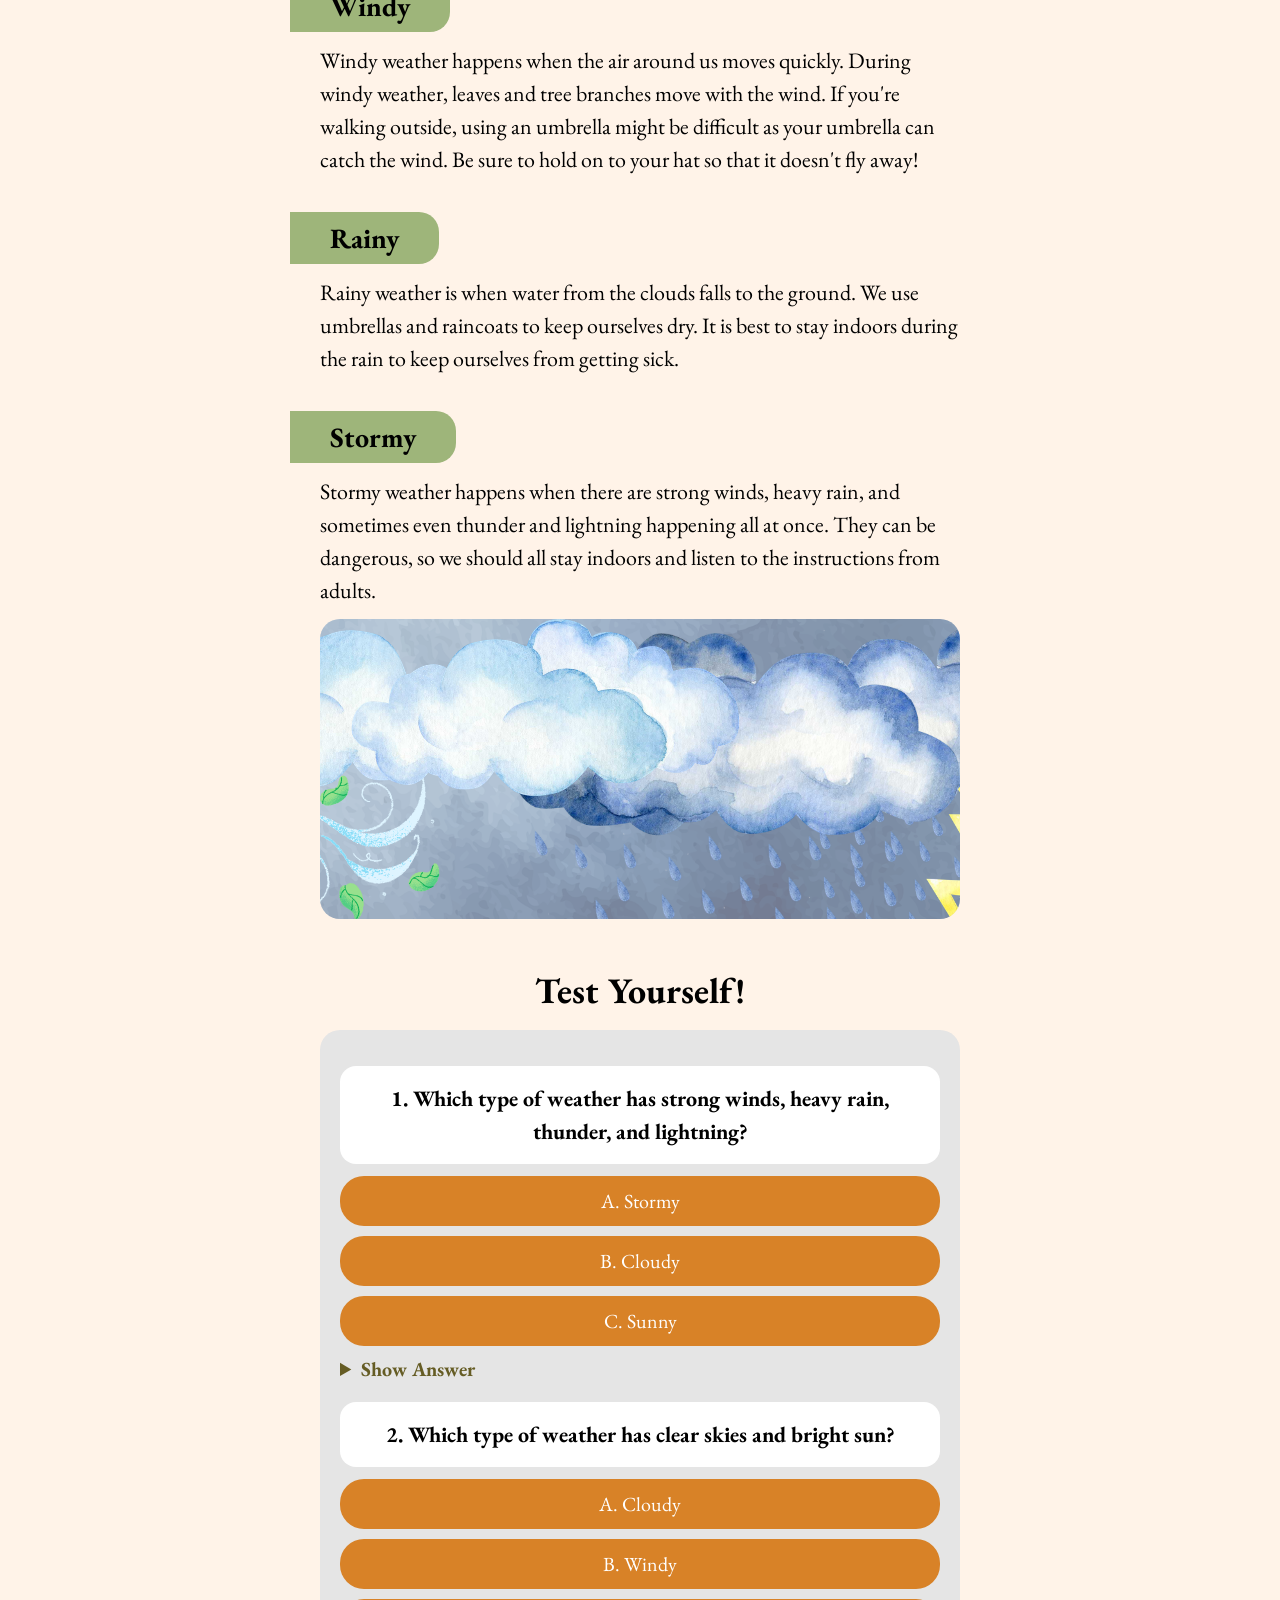
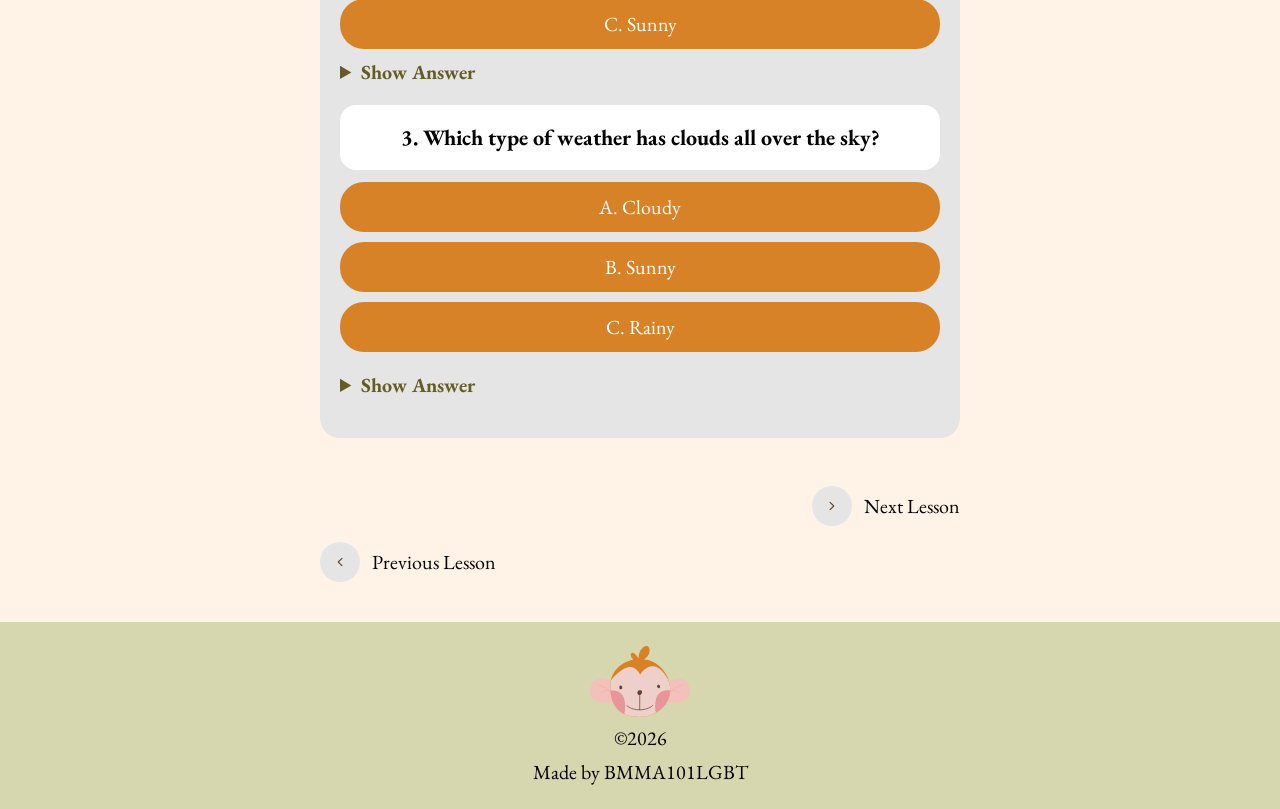
<file: lessons-proper-4.html>
<!DOCTYPE html>
<html lang="en">
<head>
    <link rel="stylesheet" href="style.css">
    <link rel="icon" href="media/lessons/weather.png">
    <title>Lesson 4: Weather</title>
    <meta name="viewport" content="width=device-width, initial-scale=1.0">
</head>

<body>
    <div class="header">
        <a href="index.html"><img src="media/mori_text_logo.svg" alt="Mori's Playschool"></a>

        <div class="nav-links">
            <a href="index.html#previews">About</a>
            <a href="lessons-list.html">Lessons</a>
        </div>

        <button class="menu-button">
            <img id="menu-button-img" src="media/icons/hamburger-icon.svg" alt="">
        </button>
    </div>

    <div class="off-screen-menu">
        <ul>
            <li id="ham-preview-link"><a href="index.html">About</a></li>
            <li><a href="lessons-list.html">Lessons</a></li>
        </ul>
        <script src="hamburger-menu.js"></script>
    </div>

    <div class="lesson-intro-card">
        <img src="media/lessons/weather.png" alt="">

        <h1>Learn About Weather</h1>

        <p>Have you ever noticed it could be sunny today, but rainy tomorrow? Let's learn about different weather conditions. What's the weather like at your area right now?</p>
    </div>

    <div class="lesson-and-quiz">
        <img src="media/lesson-4-image-1.png" alt="">

        <h2>Weather</h2>

        <p>The weather is what the air and sky is doing right now at a specific place. It can change fast from a bright sunny morning to a dark rainy afternoon. There are five common types of weather: <strong>sunny, cloudy, windy, rainy, and stormy.</strong></p>

        <h2>Sunny</h2>

        <p>Sunny weather happens when the sun is shining brightly outside and the sky is clear. The day is warm and bright. It's a perfect time to play, but make sure to <strong>stay hydrated and put on sunscreen.</strong></p>

        <h2>Cloudy</h2>

        <p>Cloudy weather happens when the sky if covered with clouds. The sun may be hidden behind these clouds, which makes the day look dull and less bright. Cloudy weather can also mean that rain is coming soon.</p>

        <h2>Windy</h2>

        <p>Windy weather happens when the air around us moves quickly. During windy weather, leaves and tree branches move with the wind. If you're walking outside, using an umbrella might be difficult as your umbrella can catch the wind. Be sure to hold on to your hat so that it doesn't fly away!</p>

        <h2>Rainy</h2>

        <p>Rainy weather is when water from the clouds falls to the ground. We use umbrellas and raincoats to keep ourselves dry. It is best to stay indoors during the rain to keep ourselves from getting sick.</p>

        <h2>Stormy</h2>

        <p>Stormy weather happens when there are strong winds, heavy rain, and sometimes even thunder and lightning happening all at once. They can be dangerous, so we should all stay indoors and listen to the instructions from adults.</p>

        <img src="media/lesson-4-image-2.png" alt="">

        <h2 class="test-title">Test Yourself!</h2>

        <div class="test">
            <div class="question">
                <p>1. Which type of weather has strong winds, heavy rain, thunder, and lightning?</p>
            </div>

            <div class="answer-options">
                <button class="correct-answer">A. Stormy</button>
                
                <button class="wrong-answer">B. Cloudy</button>
                
                <button class="wrong-answer">C. Sunny</button>
            </div>

            <details class="answer">
                <summary>Show Answer</summary>
                <div class="shown-answer">
                <p><strong>Correct answer: A. Stormy</strong></p>
                <p>Stormy weather happens when there are strong winds, heavy rain, and sometimes even thunder and lightning happening all at once.</p>
                </div>
            </details>

            <div class="question">
                <p>2. Which type of weather has clear skies and bright sun?</p>
            </div>

            <div class="answer-options">
                <button class="wrong-answer">A. Cloudy</button>
                
                <button class="wrong-answer">B. Windy</button>
                
                <button class="correct-answer">C. Sunny</button>
            </div>

            <details class="answer">
                <summary>Show Answer</summary>
                <div class="shown-answer">
                <p><strong>Correct answer: C. Sunny</strong></p>
                <p>Sunny weather happens when the sun is shining brightly outside and the sky is clear.</p>
                </div>
            </details>

            <div class="question">
                <p>3. Which type of weather has clouds all over the sky?</p>
            </div>

            <div class="answer-options">
                <button class="correct-answer">A. Cloudy</button>
                
                <button class="wrong-answer">B. Sunny</button>
                
                <button class="wrong-answer">C. Rainy</button>

            <details class="answer">
                <summary>Show Answer</summary>
                <div class="shown-answer">
                <p><strong>Correct answer: A. Cloudy</strong></p>
                <p>Cloudy weather happens when the sky if covered with clouds.</p>
                </div>
            </details>
            </div>
        </div>
    </div>

    <div class="lesson-navigation">

        <div class="next-lesson">
            <p>Next Lesson</p>
            <button class="next" onclick="document.location='lessons-proper-5.html'">
                <img src="media/down.svg">
            </button>
        </div>

        <div class="previous-lesson">
            <p>Previous Lesson</p>
            <button class="previous" onclick="document.location='lessons-proper-3.html'">
                <img src="media/down.svg">
            </button>
        </div>
    </div>

    <div class="footer">
        <img src="media/mori_face_logo.svg" alt="Mori's Playschool logo">

        <p>©2026</p>

        <p>Made by BMMA101LGBT</p>
    </div>
</body>
</html>
</file>
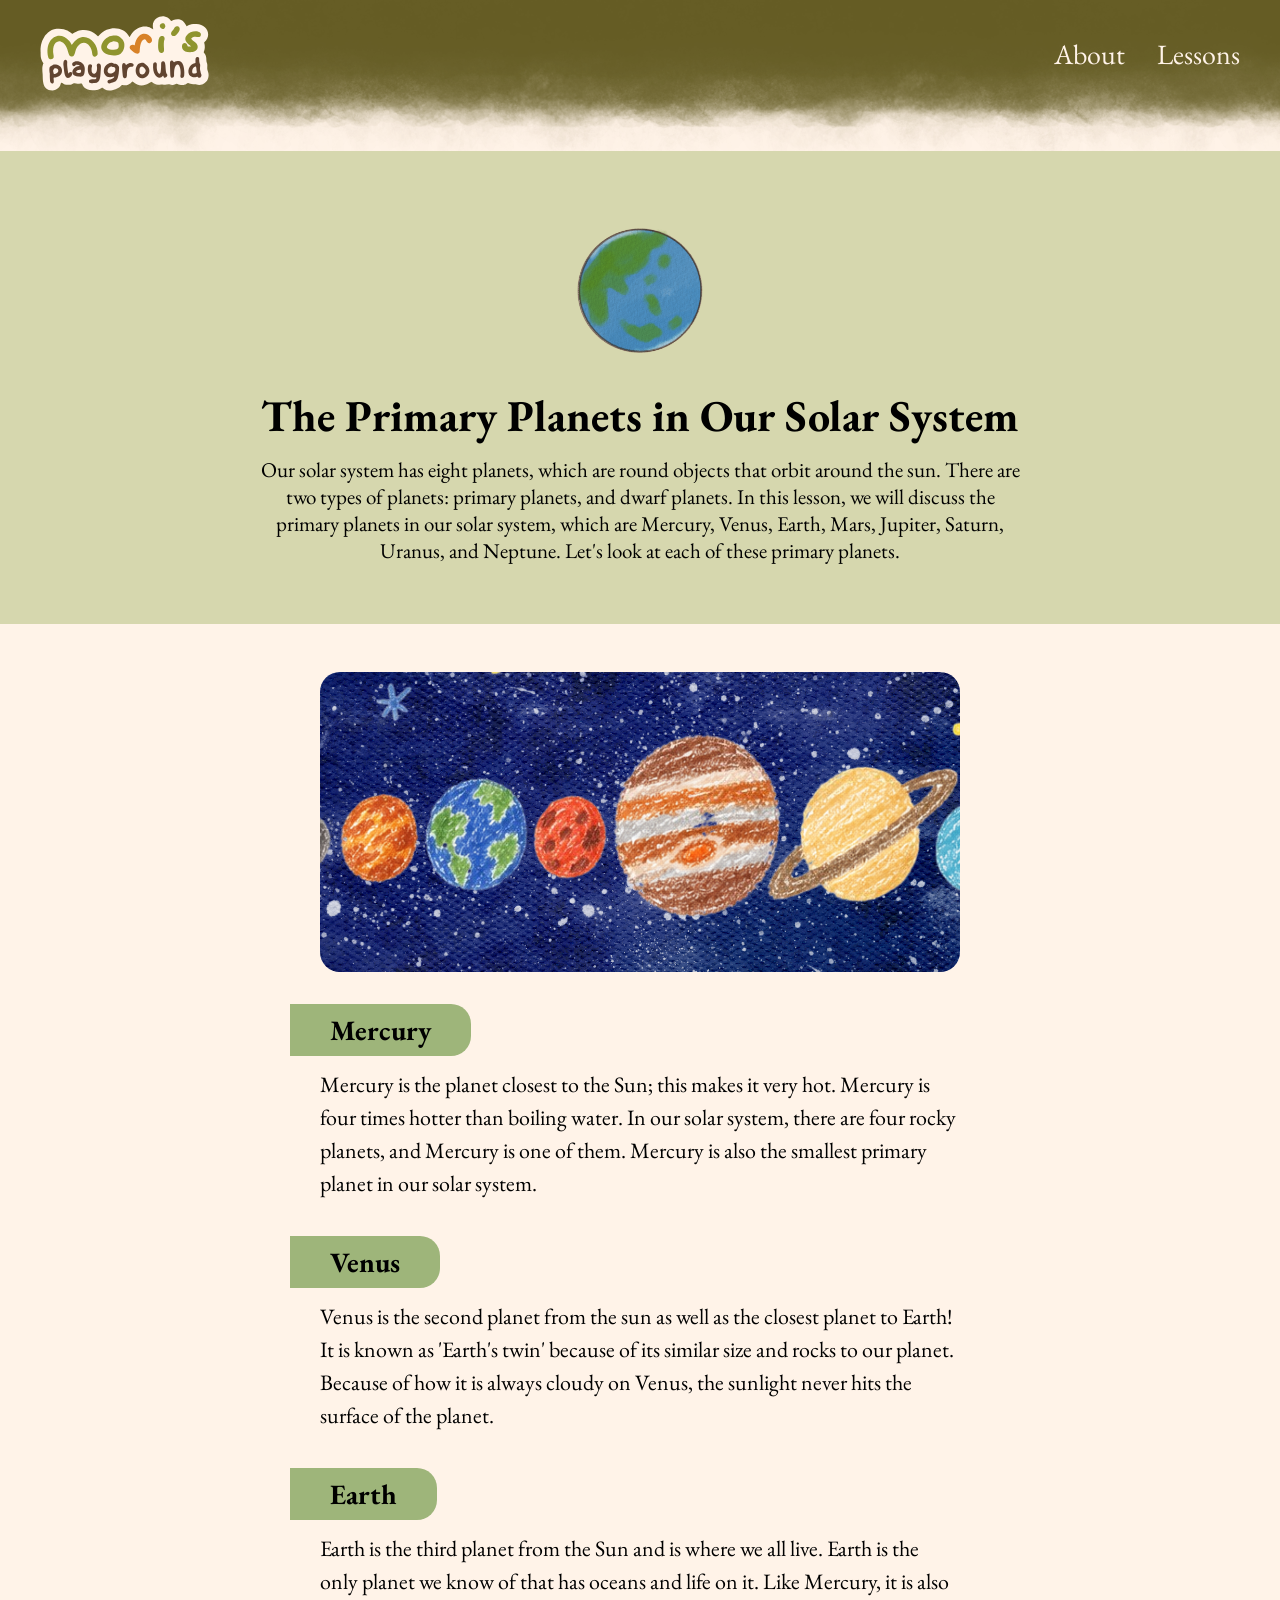
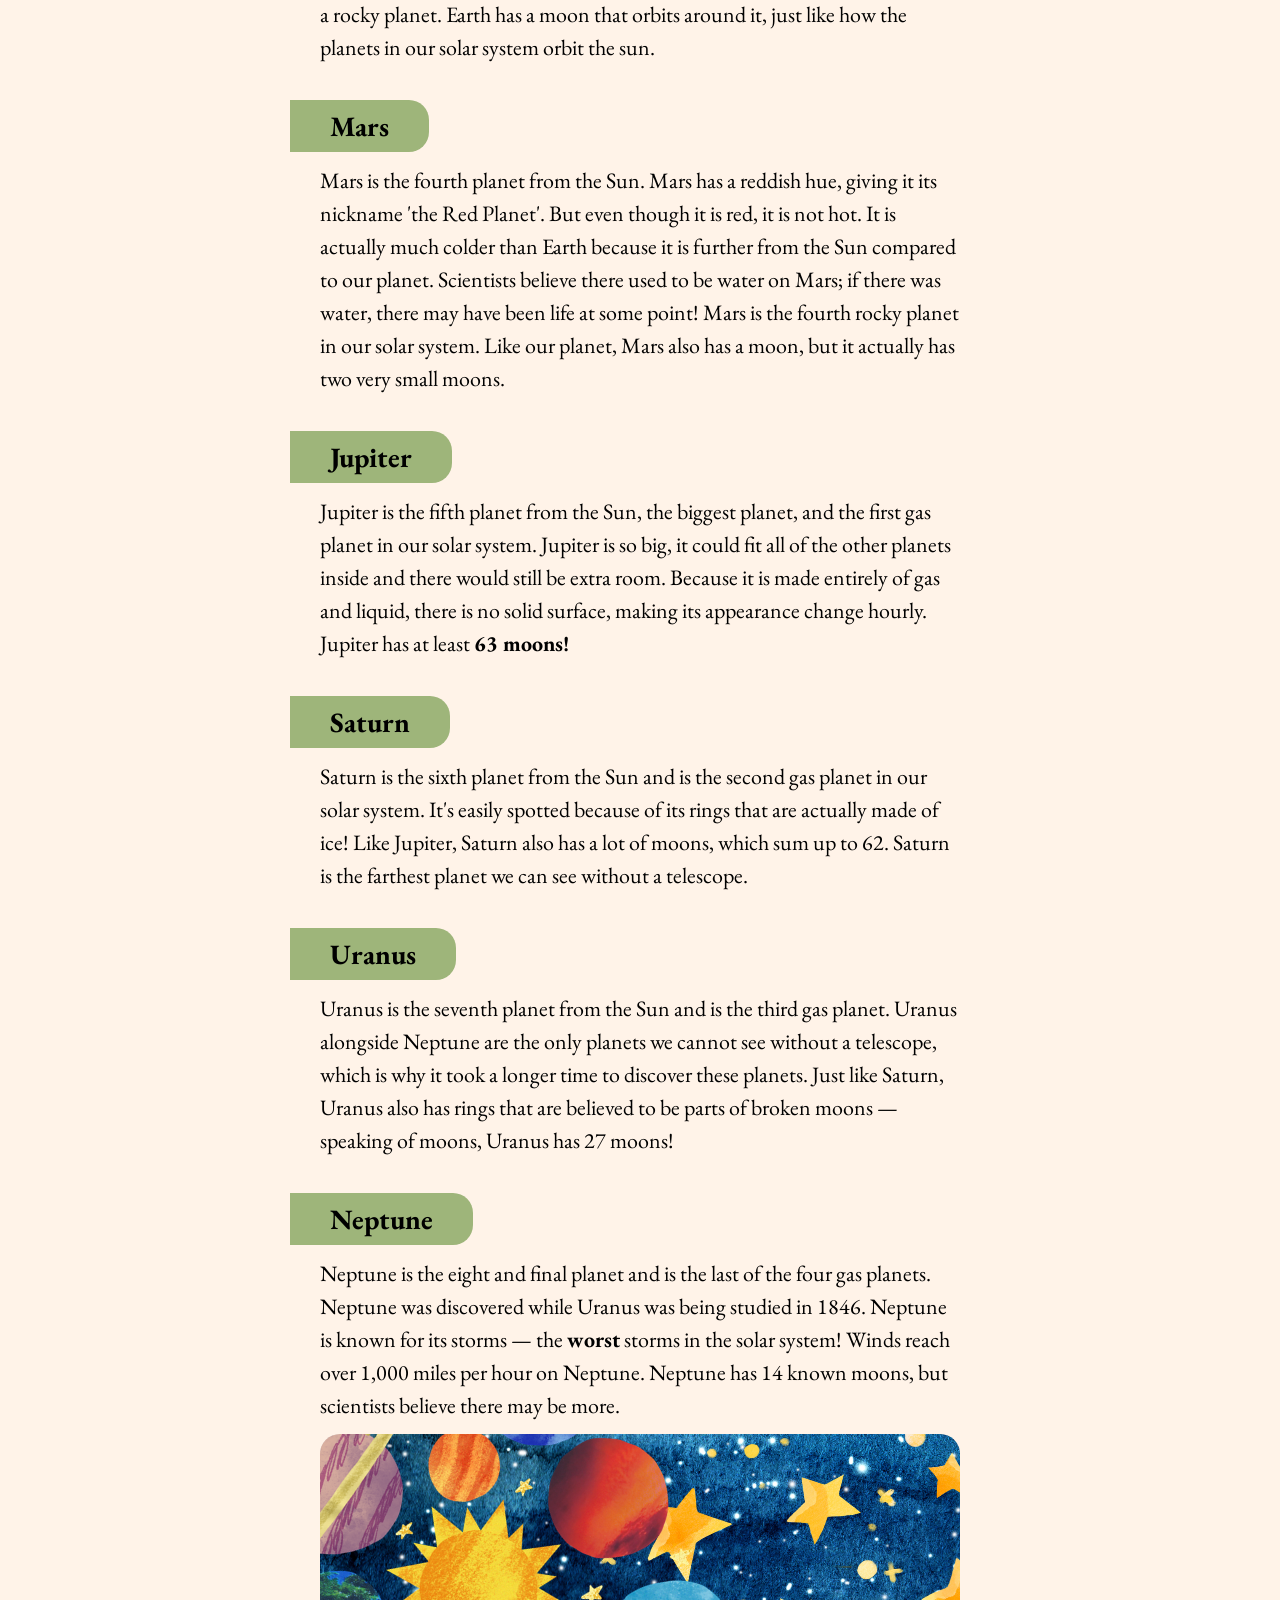
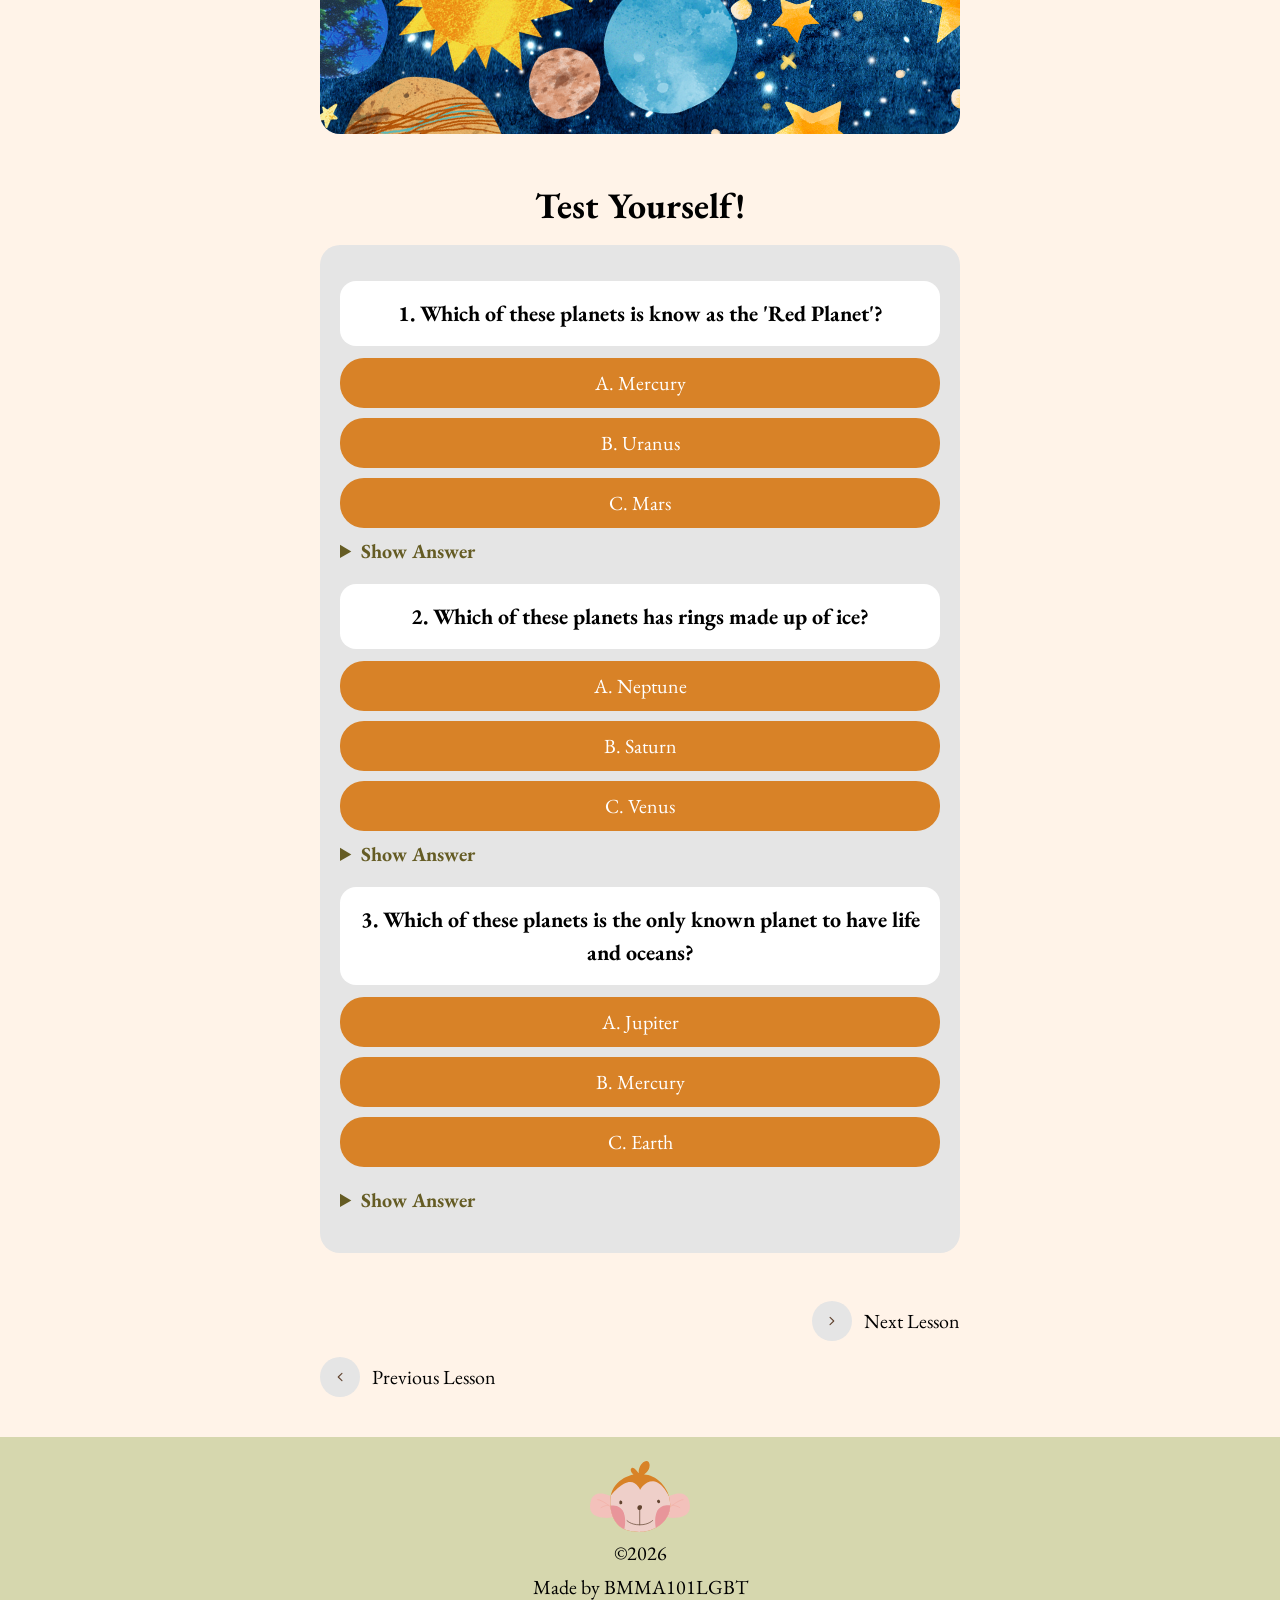
<file: lessons-proper-5.html>
<!DOCTYPE html>
<html lang="en">
<head>
    <link rel="stylesheet" href="style.css">
    <link rel="icon" href="media/lessons/planet.png">
    <title>Lesson 5: Planets</title>
    <meta name="viewport" content="width=device-width, initial-scale=1.0">
</head>

<body>
    <div class="header">
        <a href="index.html"><img src="media/mori_text_logo.svg" alt="Mori's Playschool"></a>

        <div class="nav-links">
            <a href="index.html#previews">About</a>
            <a href="lessons-list.html">Lessons</a>
        </div>

        <button class="menu-button">
            <img id="menu-button-img" src="media/icons/hamburger-icon.svg" alt="">
        </button>
    </div>

    <div class="off-screen-menu">
        <ul>
            <li id="ham-preview-link"><a href="index.html">About</a></li>
            <li><a href="lessons-list.html">Lessons</a></li>
        </ul>
        <script src="hamburger-menu.js"></script>
    </div>

    <div class="lesson-intro-card">
        <img src="media/lessons/planet.png" alt="">

        <h1>The Primary Planets in Our Solar System</h1>

        <p>Our solar system has eight planets, which are round objects that orbit around the sun. There are two types of planets: primary planets, and dwarf planets. In this lesson, we will discuss the primary planets in our solar system, which are Mercury, Venus, Earth, Mars, Jupiter, Saturn, Uranus, and Neptune. Let's look at each of these primary planets.</p>
    </div>

    <div class="lesson-and-quiz">
        <img src="media/lesson-5-image-1.png" alt="">

        <h2>Mercury</h2>

        <p>Mercury is the planet closest to the Sun; this makes it very hot. Mercury is four times hotter than boiling water. In our solar system, there are four rocky planets, and Mercury is one of them. Mercury is also the smallest primary planet in our solar system.</p>

        <h2>Venus</h2>

        <p>Venus is the second planet from the sun as well as the closest planet to Earth! It is known as 'Earth's twin' because of its similar size and rocks to our planet. Because of how it is always cloudy on Venus, the sunlight never hits the surface of the planet.</p>

        <h2>Earth</h2>

        <p>Earth is the third planet from the Sun and is where we all live. Earth is the only planet we know of that has oceans and life on it. Like Mercury, it is also a rocky planet. Earth has a moon that orbits around it, just like how the planets in our solar system orbit the sun.</p>

        <h2>Mars</h2>

        <p>Mars is the fourth planet from the Sun. Mars has a reddish hue, giving it its nickname 'the Red Planet'. But even though it is red, it is not hot. It is actually much colder than Earth because it is further from the Sun compared to our planet. Scientists believe there used to be water on Mars; if there was water, there may have been life at some point! Mars is the fourth rocky planet in our solar system. Like our planet, Mars also has a moon, but it actually has two very small moons.</p>

        <h2>Jupiter</h2>

        <p>Jupiter is the fifth planet from the Sun, the biggest planet, and the first gas planet in our solar system. Jupiter is so big, it could fit all of the other planets inside and there would still be extra room. Because it is made entirely of gas and liquid, there is no solid surface, making its appearance change hourly. Jupiter has at least <strong>63 moons!</strong></p>

        <h2>Saturn</h2>

        <p>Saturn is the sixth planet from the Sun and is the second gas planet in our solar system. It's easily spotted because of its rings that are actually made of ice! Like Jupiter, Saturn also has a lot of moons, which sum up to 62. Saturn is the farthest planet we can see without a telescope.</p>

        <h2>Uranus</h2>

        <p>Uranus is the seventh planet from the Sun and is the third gas planet. Uranus alongside Neptune are the only planets we cannot see without a telescope, which is why it took a longer time to discover these planets. Just like Saturn, Uranus also has rings that are believed to be parts of broken moons &mdash; speaking of moons, Uranus has 27 moons!</p>

        <h2>Neptune</h2>

        <p>Neptune is the eight and final planet and is the last of the four gas planets. Neptune was discovered while Uranus was being studied in 1846. Neptune is known for its storms &mdash; the <strong>worst</strong> storms in the solar system! Winds reach over 1,000 miles per hour on Neptune. Neptune has 14 known moons, but scientists believe there may be more.</p>

        <img src="media/lesson-5-image-2.png" alt="">

        <h2 class="test-title">Test Yourself!</h2>

        <div class="test">
            <div class="question">
                <p>1. Which of these planets is know as the 'Red Planet'?</p>
            </div>

            <div class="answer-options">
                <button class="wrong-answer">A. Mercury</button>
                
                <button class="wrong-answer">B. Uranus</button>
                
                <button class="correct-answer">C. Mars</button>
            </div>

            <details class="answer">
                <summary>Show Answer</summary>
                <div class="shown-answer">
                    <p><strong>Correct answer: C. Mars</strong></p>
                <p>Mars has a reddish hue, giving it its nickname 'the Red Planet'.</p>
                </div>
                
            </details>

            <div class="question">
                <p>2. Which of these planets has rings made up of ice?</p>
            </div>

            <div class="answer-options">
                <button class="wrong-answer">A. Neptune</button>
                
                <button class="correct-answer">B. Saturn</button>
                
                <button class="wrong-answer">C. Venus</button>
            </div>

            <details class="answer">
                <summary>Show Answer</summary>
                <div class="shown-answer">
                <p><strong>Correct answer: B. Saturn</strong></p>
                <p>Saturn is the sixth planet from the Sun and is the second gas planet in our solar system. It's easily spotted because of its rings that are actually made of ice!</p>
                </div>
            </details>

            <div class="question">
                <p>3. Which of these planets is the only known planet to have life and oceans?</p>
            </div>

            <div class="answer-options">
                <button class="wrong-answer">A. Jupiter</button>
                
                <button class="wrong-answer">B. Mercury</button>
                
                <button class="correct-answer">C. Earth</button>

            <details class="answer">
                <summary>Show Answer</summary>
                <div class="shown-answer">
                <p><strong>Correct answer: C. Earth</strong></p>
                <p>Earth is the only planet we know of that has oceans and life on it.</p>
                </div>
            </details>
            </div>
        </div>
    </div>

    <div class="lesson-navigation">

        <div class="next-lesson">
            <p>Next Lesson</p>
            <button class="next" onclick="document.location='lessons-proper-6.html'">
                <img src="media/down.svg">
            </button>
        </div>

        <div class="previous-lesson">
            <p>Previous Lesson</p>
            <button class="previous" onclick="document.location='lessons-proper-4.html'">
                <img src="media/down.svg">
            </button>
        </div>
    </div>

    <div class="footer">
        <img src="media/mori_face_logo.svg" alt="Mori's Playschool logo">

        <p>©2026</p>

        <p>Made by BMMA101LGBT</p>
    </div>
</body>
</html>
</file>
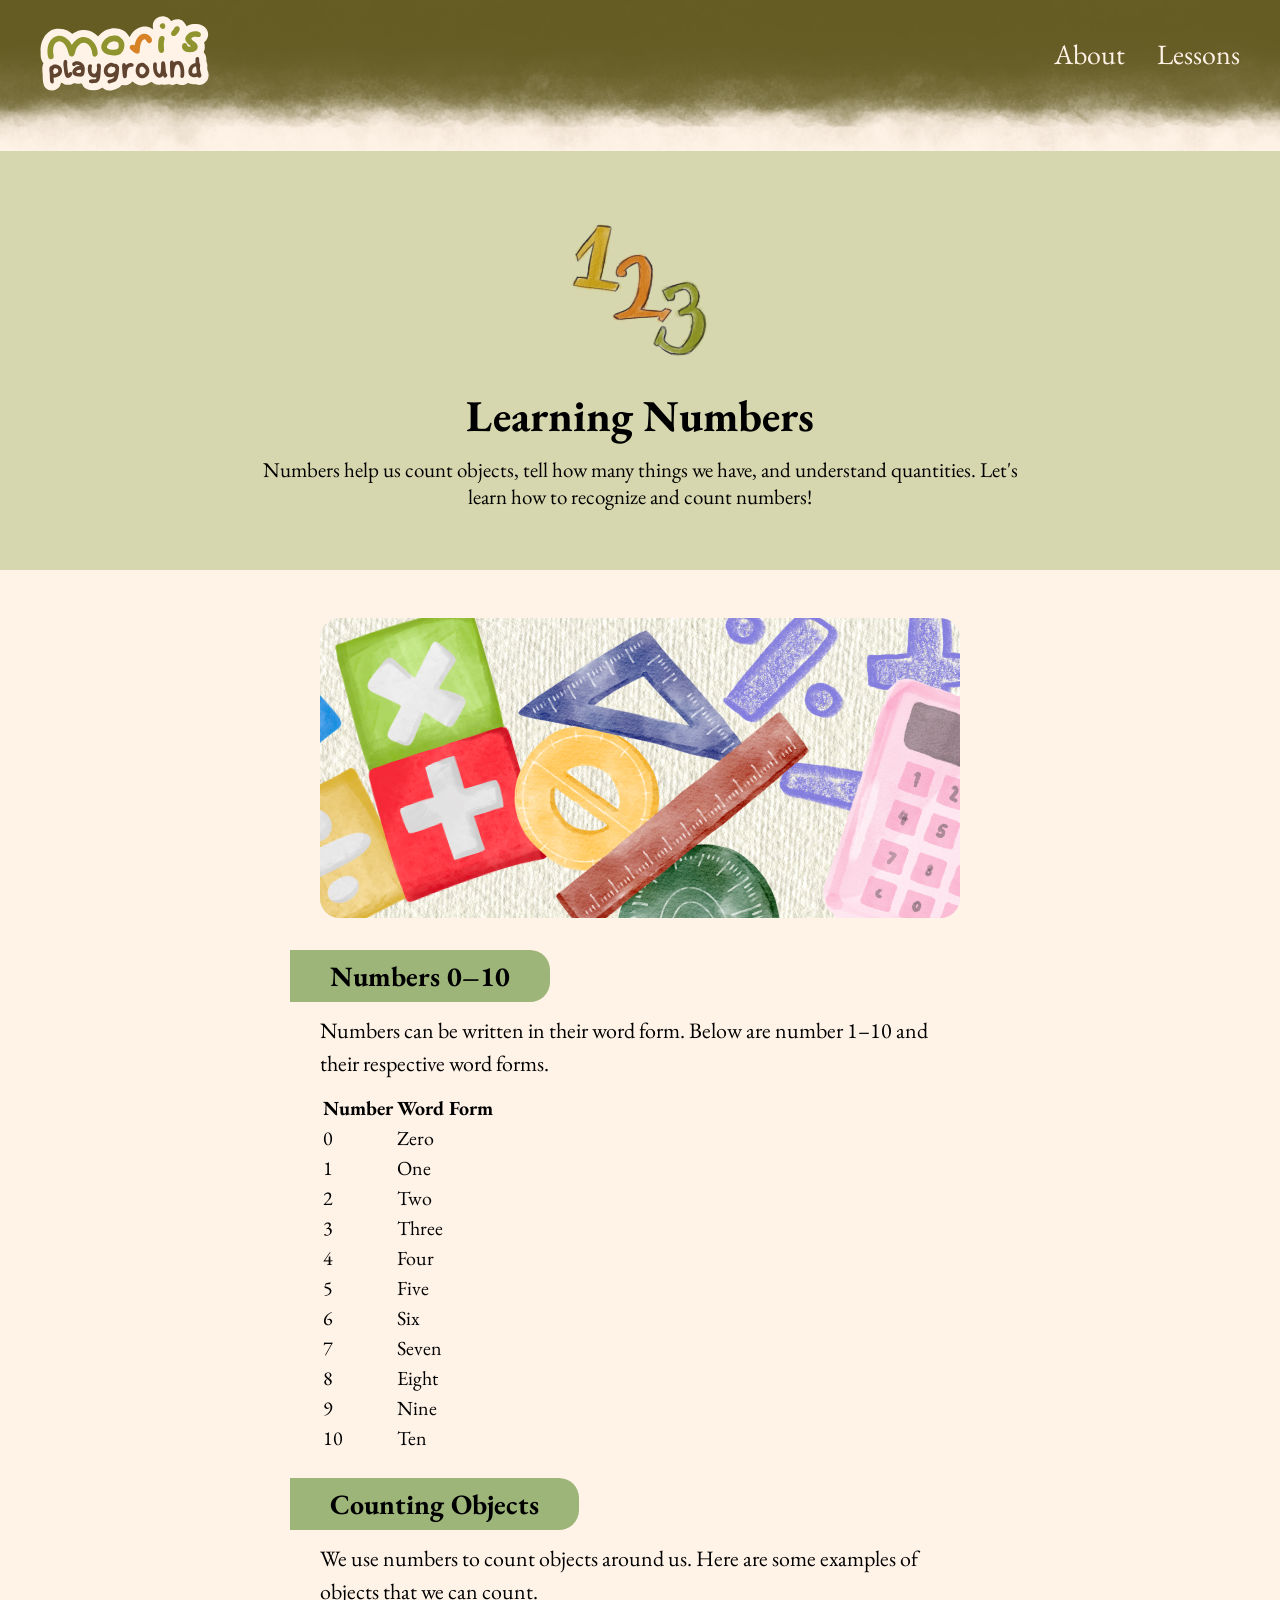
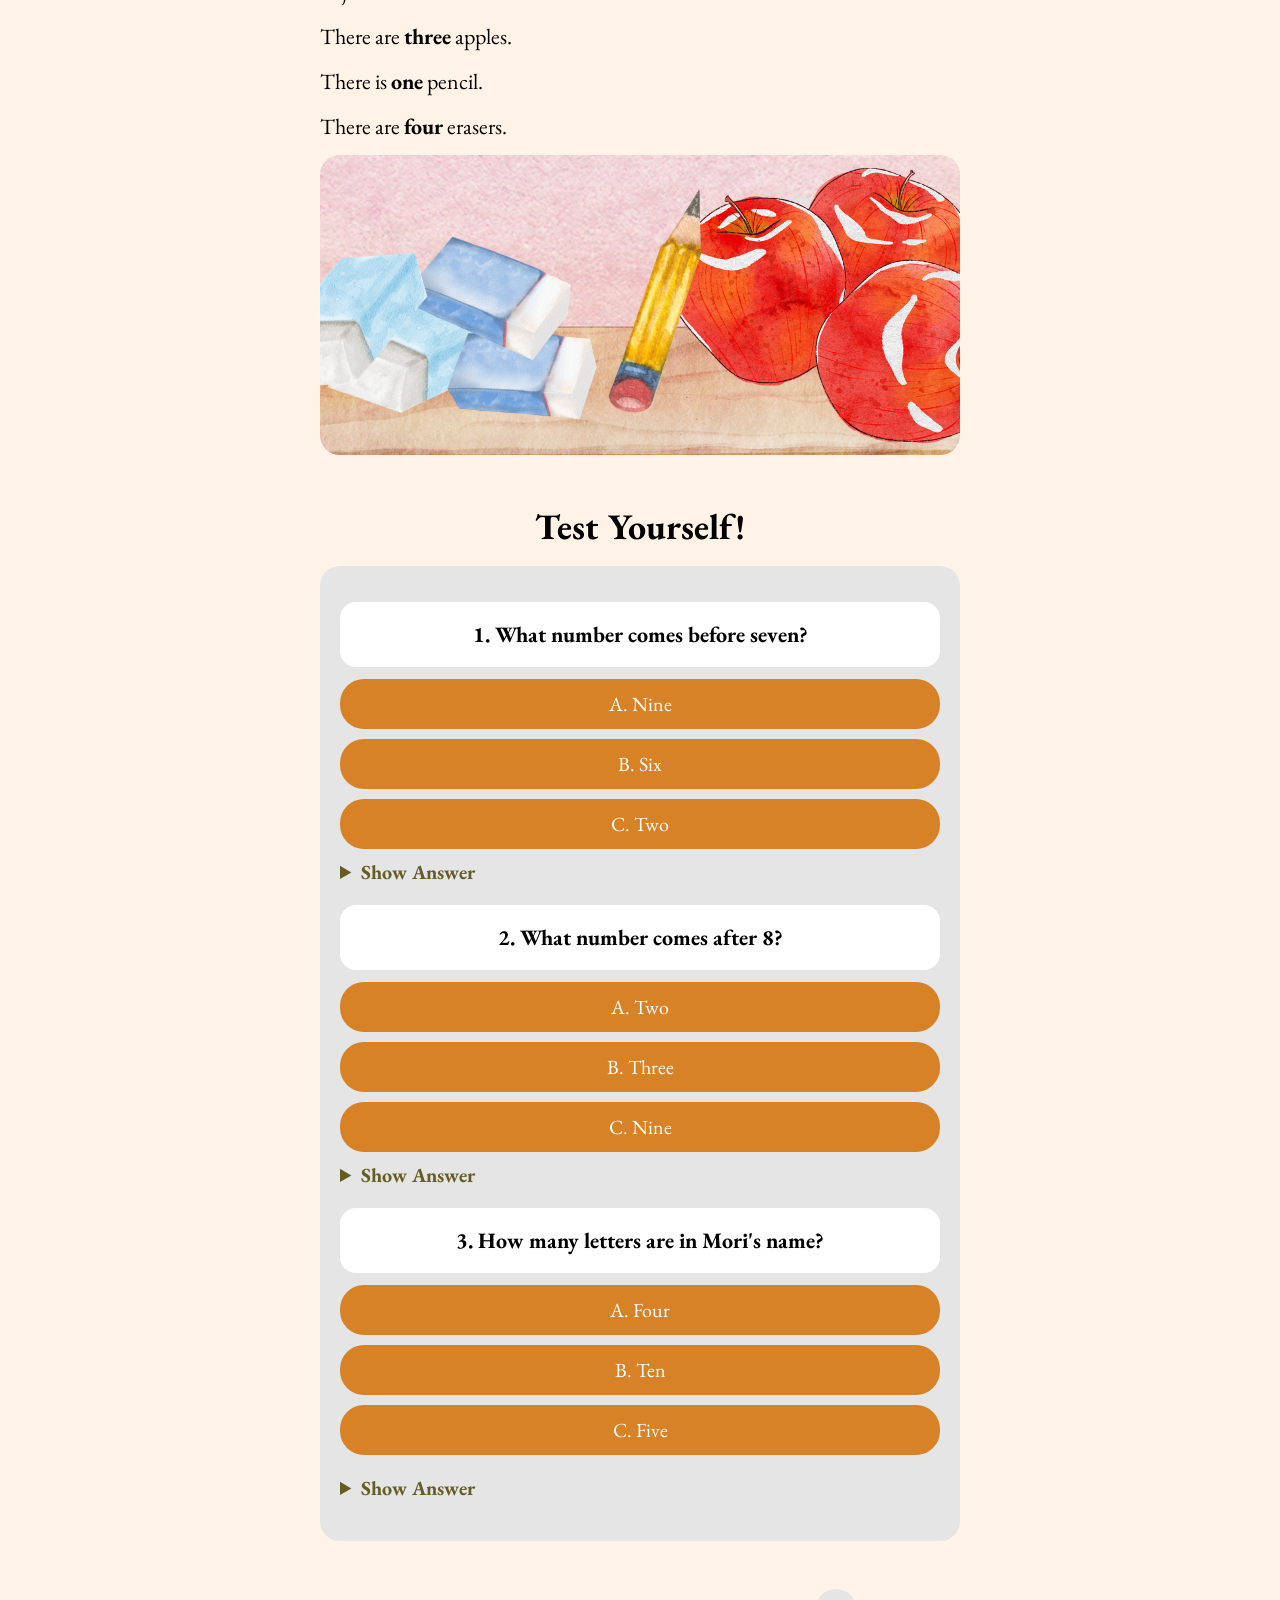
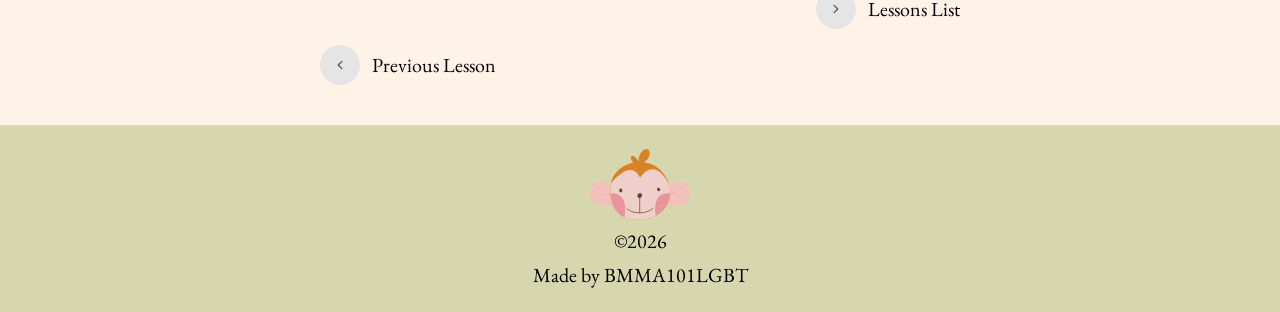
<file: lessons-proper-6.html>
<!DOCTYPE html>
<html lang="en">
<head>
    <link rel="stylesheet" href="style.css">
    <link rel="icon" href="media/lessons/numbers.png">
    <title>Lesson 6: Numbers</title>
    <meta name="viewport" content="width=device-width, initial-scale=1.0">
</head>

<body>
    <div class="header">
        <a href="index.html"><img src="media/mori_text_logo.svg" alt="Mori's Playschool"></a>

        <div class="nav-links">
            <a href="index.html#previews">About</a>
            <a href="lessons-list.html">Lessons</a>
        </div>

        <button class="menu-button">
            <img id="menu-button-img" src="media/icons/hamburger-icon.svg" alt="">
        </button>
    </div>

    <div class="off-screen-menu">
        <ul>
            <li id="ham-preview-link"><a href="index.html">About</a></li>
            <li><a href="lessons-list.html">Lessons</a></li>
        </ul>
        <script src="hamburger-menu.js"></script>
    </div>

    <div class="lesson-intro-card">
        <img src="media/lessons/numbers.png" alt="">

        <h1>Learning Numbers</h1>

        <p>Numbers help us count objects, tell how many things we have, and understand quantities. Let's learn how to recognize and count numbers!</p>
    </div>

    <div class="lesson-and-quiz">
        <img src="media/lesson-6-image-1.png" alt="">

        <h2>Numbers 0&ndash;10</h2>
        
        <p>Numbers can be written in their word form. Below are number 1&ndash;10 and their respective word forms.</p>

        <table>
            <tr>
                <th>Number</th>
                <th>Word Form</th>
            </tr>

            <tr>
                <td>0</td>
                <td>Zero</td>
            </tr>

            <tr>
                <td>1</td>
                <td>One</td>
            </tr>

            <tr>
                <td>2</td>
                <td>Two</td>
            </tr>

            <tr>
                <td>3</td>
                <td>Three</td>
            </tr>

            <tr>
                <td>4</td>
                <td>Four</td>
            </tr>

            <tr>
                <td>5</td>
                <td>Five</td>
            </tr>

            <tr>
                <td>6</td>
                <td>Six</td>
            </tr>

            <tr>
                <td>7</td>
                <td>Seven</td>
            </tr>

            <tr>
                <td>8</td>
                <td>Eight</td>
            </tr>

            <tr>
                <td>9</td>
                <td>Nine</td>
            </tr>

            <tr>
                <td>10</td>
                <td>Ten</td>
            </tr>
        </table>

        <h2>Counting Objects</h2>

        <p>We use numbers to count objects around us. Here are some examples of objects that we can count.</p>

        <p>There are <strong>three</strong> apples.</p>

        <p>There is <strong>one</strong> pencil.</p>

        <p>There are <strong>four</strong> erasers.</p>

        <img src="media/lesson-6-image-2.png" alt="">

        <h2 class="test-title">Test Yourself!</h2>

        <div class="test">
            <div class="question">
                <p>1. What number comes before seven?</p>
            </div>

            <div class="answer-options">
                <button class="wrong-answer">A. Nine</button>
                
                <button class="correct-answer">B. Six</button>
                
                <button class="wrong-answer">C. Two</button>
            </div>

            <details class="answer">
                <summary>Show Answer</summary>
                <div class="shown-answer">
                <p><strong>Correct answer: B. Six</strong></p>
                <p>The number six comes before seven. (0, 1, 2, 3, 4, 5, <strong>6, 7,</strong> 8, 9, 10)</p>
                </div>
            </details>

            <div class="question">
                <p>2. What number comes after 8?</p>
            </div>

            <div class="answer-options">
                <button class="wrong-answer">A. Two</button>
                
                <button class="wrong-answer">B. Three</button>
                
                <button class="correct-answer">C. Nine</button>
            </div>

            <details class="answer">
                <summary>Show Answer</summary>
                <div class="shown-answer">
                    <p><strong>Correct answer: C. Nine</strong></p>
                    <p>The number nine comes after eight. (0, 1, 2, 3, 4, 5, 6, 7, <strong>8, 9,</strong> 10)</p>
                </div>
            </details>

            <div class="question">
                <p>3. How many letters are in Mori's name?</p>
            </div>

            <div class="answer-options">
                <button class="correct-answer">A. Four</button>
                
                <button class="wrong-answer">B. Ten</button>
                
                <button class="wrong-answer">C. Five</button>

            <details class="answer">
                <summary>Show Answer</summary>
                <div class="shown-answer">
                    <p><strong>Correct answer: A. Four</strong></p>
                    <p>The name 'Mori' has four letters in it.</p>
                </div>
            </details>
            </div>
        </div>
    </div>

    <div class="lesson-navigation">

        <div class="next-lesson">
            <p>Lessons List</p>
            <button class="next" onclick="document.location='lessons-list.html'">
                <img src="media/down.svg">
            </button>
        </div>

        <div class="previous-lesson">
            <p>Previous Lesson</p>
            <button class="previous" onclick="document.location='lessons-proper-5.html'">
                <img src="media/down.svg">
            </button>
        </div>
    </div>

    <div class="footer">
        <img src="media/mori_face_logo.svg" alt="Mori's Playschool logo">

        <p>©2026</p>

        <p>Made by BMMA101LGBT</p>
    </div>
</body>
</html>
</file>
<file: style.css>
@import url('https://fonts.googleapis.com/css2?family=EB+Garamond:ital,wght@0,400..800;1,400..800&display=swap');

* {
  font-family: 'EB Garamond', Garamond, serif;
  
}

html {
    background-color: #fff3e8;
    scroll-behavior: smooth;

    font-size: 20px;
}

html, body {
    margin: 0;
    padding: 0;
}

body {
    display: flex;
    flex-direction: column;
    min-height: 100vh;
}

img {
    max-width: 100%;
    height: auto;

    display: block;
}

button {
    cursor: pointer;
    border: none;
}

.header {
    display: grid;
    grid-template-columns: 1fr auto 1fr;
    align-items: center;

    position: sticky;
    top: 0;
    z-index: 100;

    background-image: url('media/backgrounds/nav-bar-bg.png');
    background-size: cover;

    background-position: center bottom;
    background-repeat: no-repeat;
    padding: 12px 12px 48px 12px;
}

.header img {
    max-height: 75px;


    width: auto;
}

.header h2 {
    grid-column: 2;
    text-align: center;
}

.menu-button {
    grid-column: 3;
    justify-self: right;

    background-color: #fff3e800;
    border-radius: 14px;


    padding: 10px;
}

.menu-button img {
    width: 30px;
    height: 30px;
}

.hero {
    align-items: center;
    display: flex;
    flex-direction: column;
    
    background-color: #fff3e8;
    padding: 24px;

    margin: 0px;


    gap: 16px;
}

.hero h1, .hero p {
    margin: 0;
    text-align: center;

}

.hero img {
    width: 75%;
    height: auto;

    max-width: 450px;

    padding: 24px;
}

.start-learning-now {
    background-color: #d88227;
    color: white;

    border-radius: 24px;
    font-size: 1rem;

    padding: 12px 24px;

    width: 75%;
    max-width: 350px;
    height: auto;

    transition: transform 0.2s ease, background-color 0.2s ease;
}

.start-learning-now:hover {
    transform: scale(1.02);
    background-color: #c4731f;
}

@keyframes bob {
    0%, 100% {
        transform: translateY(0);}
    50% {
        transform: translateY(6px);
    }
}

.down {
    padding: 8px;
    border-radius: 50%;
    
    background: transparent;
    transition: transform 0.2s ease;


    animation: bob 1.5s ease-in-out infinite;
}

.down:hover {
    animation-duration: 0.8s;
}

.down img {
    width: 24px;
    

    display: block;
}

.previews {
    border-top: 23vw solid transparent;

    background-image: linear-gradient(to bottom, rgba(150, 163, 123, 0), #96a37b 12vw), url('media/backgrounds/green-background-edge.png');
    background-size: 100% 100%, 100% auto;
    background-repeat: no-repeat, no-repeat;

    background-position: top center, center -30vw;
    background-origin: padding-box, border-box;
    background-clip: padding-box, border-box;

    padding: 32px 16px 6vw 16px;

    display: flex;
    flex-direction: column;
    align-items: center;

    gap: 36px;
}


.background-bottom-edge {
    height: 23vw;
    flex-shrink: 0;
    margin-top: 0px;

    background-image: url('media/backgrounds/green-background-edge.png');
    background-size: 100% auto;

    background-repeat: no-repeat;
    background-position: center -30vw;

    rotate: 180deg;
}

#previews {
    scroll-margin-top: -300px;
}

.previews h2 {
    text-align: center;
    font-size: 1.5rem;
}

.cta {
    text-align: center;
    display: flex;
    flex-direction: column;
    align-items: center;
    

    gap: 20px;
    padding: 100px 52px;

}

.cta p {
    margin: 0;


    font-size: 1.05rem;

    max-width: 350px;
}

.offer-items {
    display: flex;
    flex-direction: column;

    width: 100%;
    max-width: 320px;
    gap: 32px;
}

.offer {
    display: flex;
    flex-direction: column;
    align-items: center;

    text-align: center;
    gap: 8px;
}

.offer h3 {
    font-size: 1.1rem;
    margin: 0;
    padding: 0;
}

.offer p {
    font-size: 0.95rem;

    line-height: 1.4;
    margin: 0;
    padding: 0;
}

.offer img {
    width: 120px;
    height: 120px;

    object-fit: contain;
}

.lesson-previews {
    display: flex;
    flex-direction: column;
    align-items: center;
    
    width: 100%
}

.lesson-previews h2 {
    text-align: center;
    
    font-size: 1.4rem;
}

.lesson-cards {
    display: flex;
    flex-direction: column;
    gap: 24px;

    width: 100%;
    max-width: 300px;
    
    border-radius: 20px;
}

.lesson-card {
    display: flex;
    flex-direction: column;
    background-color: white;

    flex: 0 0 100%;
    height: 100%;
    
    border-radius: 20px;
    box-shadow: 0 4px 16px rgba(0, 0, 0, 0.08);

    overflow: hidden;
}

.lesson-cards a {
    text-decoration: none;
    color: black;
}

.lesson-cards a:hover {
    text-decoration: underline;
}

.lesson-card img, .lessons-list-card img {
    width: 100%;
    height: 180px;
    box-sizing: border-box;
    padding: 16px;
    background-color: #fff3e8;
    object-fit: contain;

}

.lesson-card p {
    font-weight: bold;
    font-size: 1.1rem;
    background-color: #f1e7dd;
    text-align: center;
    padding: 16px;
    margin: 0;
}

.see-lessons {
    background-color: #d88227;
    color: aliceblue;

    border-radius: 24px;
    font-size: 1rem;

    padding: 12px 24px;

    width: 75%;
    max-width: 350px;
    height: auto;

    transition: transform 0.2s ease, background-color 0.2s ease;
}

.see-lessons:hover {
    transform: scale(1.02);
    background-color: #c4731f;
}

.lessons-list {
    background-color: #fff3e8;

    display: flex;
    flex-direction: column;
    align-items: center;

    gap: 24px;
    padding: 32px 24px;

    flex: 1;
}

.lessons-list > img {
    width: 75%;
    max-width: 240px;

    height: auto;


}

.lessons-list h1, .lessons-list p {
    text-align: center;
    margin: 0;

}

.lessons-list h1 {
    font-size: 2.2rem;
}

.lessons-list-cards {
    display: flex;
    flex-direction: column;
    gap: 20px;

    width: 100%;
    max-width: 320px;
}

.lessons-list-cards a {
    text-decoration: none;
    color: black;
}

.lessons-list-cards a:hover {
    text-decoration: underline;
}

.lessons-list-card {
    background-color: white;
    border-radius: 20px;
    box-shadow: 0 4px 16px rgba(0, 0, 0, 0.08);
    overflow: hidden;
}

.lessons-list-card img {
    width: 100%;
    height: 180px;

    box-sizing: border-box;
    padding: 16px;

    object-fit: contain;


    background-color: #9eb57a;

}

.lessons-list-card p {
    background-color: #d6d7ae;
    font-weight: bold;

    font-size: 1.1rem;
    padding: 16px;
}

.lesson-intro-card {
    background-color: #d6d7ae;


    text-align: center;
    padding: 40px 24px;
}

.lesson-intro-card img {

    width: 120px;
    height: 120px;

    margin: 0 auto 16px auto;

    object-fit: contain;
}

.lesson-intro-card h1 {
    margin: 0 0 12px 0;
    font-size: 2.2rem;
}

.lesson-intro-card p {
    margin: 0;
    font-size: 1.05rem;
}

.lesson-and-quiz {
    background-color: #fff3e8;
    padding: 24px;
    flex: 1;
}

.lesson-and-quiz img {
    width: 100%;
    height: 200px;

    object-fit: cover;

    background-color: #e5e5e5;

    border-radius: 20px;


    margin: 8px 0;
}

.lesson-and-quiz h2 {
    background-color: #9eb57a;

    display: inline-block;


    font-size: 1.4rem;


    margin: 24px 0 12px -24px;
    padding: 8px 24px;
    border-radius: 0 20px 20px 0;
}

.lesson-and-quiz p {
    font-size: 1.1rem;

    line-height: 1.5;
    margin: 0 0 12px 0;
}

.lesson-and-quiz .test-title {
    background: transparent;
    display: block;
    text-align: center;

    font-size: 1.8rem;

    margin: 32px 0 16px 0;
    padding: 0;
}

.test {
    background-color: #e5e5e5;
    border-radius: 20px;


    padding: 20px;
}

.question {
    background-color: white;

    border-radius: 16px;
    padding: 8px 16px;
    margin-top: 16px;
}

.question p {
    text-align: center;
    font-weight: bold;

    margin: 8px 0;
}

.answer-options {
    display: flex;
    flex-direction: column;

    gap: 10px;
    margin-top: 12px;
}

.answer-options button {
    background-color: #d88227;

    color: white;

    border-radius: 24px;
    font-size: 1rem;
    padding: 12px;

    transition: transform 0.2s ease, background-color 0.2s ease;
}

.answer-options button:hover {
    transform: scale(1.02);
    background-color: #c4731f;
}

.answer {
    margin: 10px 0 20px 0;
}

.answer summary {
    cursor: pointer;

    color: #655c24;

    font-weight: bold;
}

.shown-answer {
    background-color: #d6d7ae;

    border-radius: 24px;
    padding: 12px;
}

.answer p {
    font-size: 1rem;
    margin: 8px 0 0 0;

    text-align: right;

    padding: 0 12px 0 12px;
}

.correct-answer:focus {
    background-color: #9eb57a;
}

.wrong-answer:focus {
    animation: horizontal-shaking .5s ease-in-out;
    background-color: #C2584B;
}

@keyframes horizontal-shaking {
 0% { transform: translateX(0) }
 25% { transform: translateX(5px) }
 50% { transform: translateX(-5px) }
 75% { transform: translateX(5px) }
 100% { transform: translateX(0) }
}

.lesson-navigation {
    background-color: #fff3e8;

    display: flex;
    flex-direction: column;


    gap: 16px;
    padding: 8px 24px 32px 24px;
}

.next-lesson, .previous-lesson {
    display: flex;
    align-items: center;

    gap: 12px;
}

.next-lesson {
    justify-content: right;
}

.previous-lesson {
    justify-content: left;
}

.next-lesson p, .previous-lesson p {
    margin: 0;
}

.previous-lesson button {
    order: -1;
    rotate: 90deg;
}

.next-lesson button {
    order: -1;
    rotate: -90deg;
}

.next-lesson button, .previous-lesson button {
    background-color: #e5e5e5;
    
    width: 40px;
    height: 40px;
    border-radius: 50%;
    padding: 0;


    display: flex;
    align-items: center;
    justify-content: center;
}

.next-lesson img, .previous-lesson img {
    width: 18px;
    
}

.footer {
    background-color: #d6d7ae;

    display: flex;
    flex-direction: column;
    align-items: center;

    gap: 8px;
    padding: 24px 0 24px 0;
}

.footer > img {
    width: 20%;
    height: auto;

    max-width: 100px;
}

.footer p {
    margin: 0;
}

.social-media-icons {
    display: flex;
    gap: 16px;
}

.social-media-icon {
    background: transparent;
    padding: 0;
}

.social-media-icon img {
    width: 32px;
    height: 32px;
    border-radius: 50%;

    
    background-color: #d9d9d9;
}

.footer-text {
    display: flex;
    flex-direction: row;

    gap: 40px;
}

.nav-links {
    display: none;
}

.off-screen-menu {
    background-color: #655c24;
    height: 100vh;
    width: 100%;
    max-width: 450px;
    position: fixed;
    top: 0;
    right: -450px;
    display: flex;
    flex-direction: column;
    justify-content: center;
    align-items: center;
    text-align: center;
    font-size: 3rem;
    transition: .3s ease;
    z-index: 5;
}

.off-screen-menu.active {
    right: 0;
}

.off-screen-menu ul {
    list-style: none;
}

.off-screen-menu a {
    color: #fff3e8;
    font-size: 1.4rem;
    text-decoration: none;
}

.off-screen-menu a:hover {
    text-decoration: underline;
}


@media (min-width: 1172px) {

    .header {
        padding: 16px 40px 60px 40px;
    }

    .menu-button {
        display: none;
    }

    .nav-links {
        display: flex;
        grid-column: 3;
        justify-self: right;
        gap: 32px;
    }

    .nav-links a {
        color: #fff3e8;
        font-size: 1.4rem;
        text-decoration: none;
    }

    .nav-links a:hover {
        text-decoration: underline;
    }

    .hero {
        display: grid;
        grid-template-columns: 450px 500px;
        grid-template-rows: 1fr auto auto auto 1fr auto;
        justify-content: center;
        column-gap: 80px;
        row-gap: 16px;
        padding: 10px 40px 80px 40px;
    }

    .hero h1 {
        grid-column: 1;
        grid-row: 2;
        text-align: left;
        font-size: 3rem;
    }

    .hero p {
        grid-column: 1;
        grid-row: 3;
        text-align: left;
        font-size: 1.2rem;
    }

    .start-learning-now {
        grid-column: 1;
        grid-row: 4;
        justify-self: start;
        width: 300px;
        margin-top: 32px;
    }

    .hero > img {
        grid-column: 2;
        grid-row: 1 / 6;
        justify-self: start;
        width: 100%;
        max-width: 500px;
        background-color: #d6d7ae;
        border-radius: 250px 250px 0 0;
    }

    .hero > a {
        grid-column: 1 / 3;
        grid-row: 6;
        justify-self: center;

        margin-top: 80px;
    }

    .offer-items {
        flex-direction: row;
        max-width: 900px;
        gap: 40px;
    }

    .offer {
        flex: 1;
    }

    .offer img {
        width: 160px;
        height: 160px;
    }

    .lesson-cards {
        display: grid;
        grid-template-columns: 1fr 1fr 1fr;
        gap: 24px;
        max-width: 750px;
        height: auto;
        overflow: visible;
    }

    .lesson-cards a {
        text-decoration-line: none;
        color: black;
    }

    .lesson-card {
        height: 250px;
    }

    .extra-card {
        display: flex;
    }

    .cta {
        width: 80%;
        max-width: 800px;
        box-sizing: border-box;
        margin: 40px auto 80px auto;
        border-radius: 24px;
        padding: 60px 52px;
    }

    .cta p {
        max-width: 450px;
    }

    .lessons-list {
        display: grid;
        grid-template-columns: 1fr 1fr;
        padding: 0 15% 5% 15%;
        column-gap: 40px;
    }

    .lessons-list > img {
        grid-column: 1;
        grid-row: 1 / 3;
        justify-self: start;
    }

    .lessons-list h1 {
        grid-column: 2;
        grid-row: 1;
        text-align: right;
        align-self: end;
    }

    .lessons-list > p {
        grid-column: 2;
        grid-row: 2;
        text-align: right;
        align-self: start;
    }

    .lessons-list-cards {
        grid-column: 1 / 3;
        grid-row: 3;
        justify-self: center;
        display: grid;
        grid-template-columns: 1fr 1fr 1fr;
        gap: 24px;
        width: 100%;
        max-width: 700px;
    }

    .lessons-list-card img {
        height: 140px;
    }

    .lesson-intro-card {
        padding: 60px 20%;
    }

    .lesson-intro-card img {
        width: 160px;
        height: 160px;
    }

    .lesson-and-quiz {
        padding: 40px 25%;
    }

    .lesson-and-quiz img {
        height: 300px;
    }

    .lesson-and-quiz h2 {
        margin: 24px 0 12px -30px;
        padding: 8px 40px;
    }

    .lesson-and-quiz .test-title {
        margin: 48px 0 16px 0;
        padding: 0;
    }

    .lesson-section-two {
        display: grid;
        grid-template-columns: 1fr 1.4fr;
        column-gap: 40px;
        margin-top: 32px;
    }

    .lesson-section-two img {
        grid-column: 1;
        grid-row: 1 / 3;
        height: 400px;
        margin: 0;
    }

    .lesson-section-two h2 {
        grid-column: 2;
        grid-row: 1;
        justify-self: end;
        margin: 24px -30px 12px 0;
        border-radius: 20px 0 0 20px;
    }

    .lesson-section-two p {
        grid-column: 2;
        grid-row: 2;
    }

    .lesson-navigation {
        padding: 8px 25% 40px 25%;
    }
}
</file>
